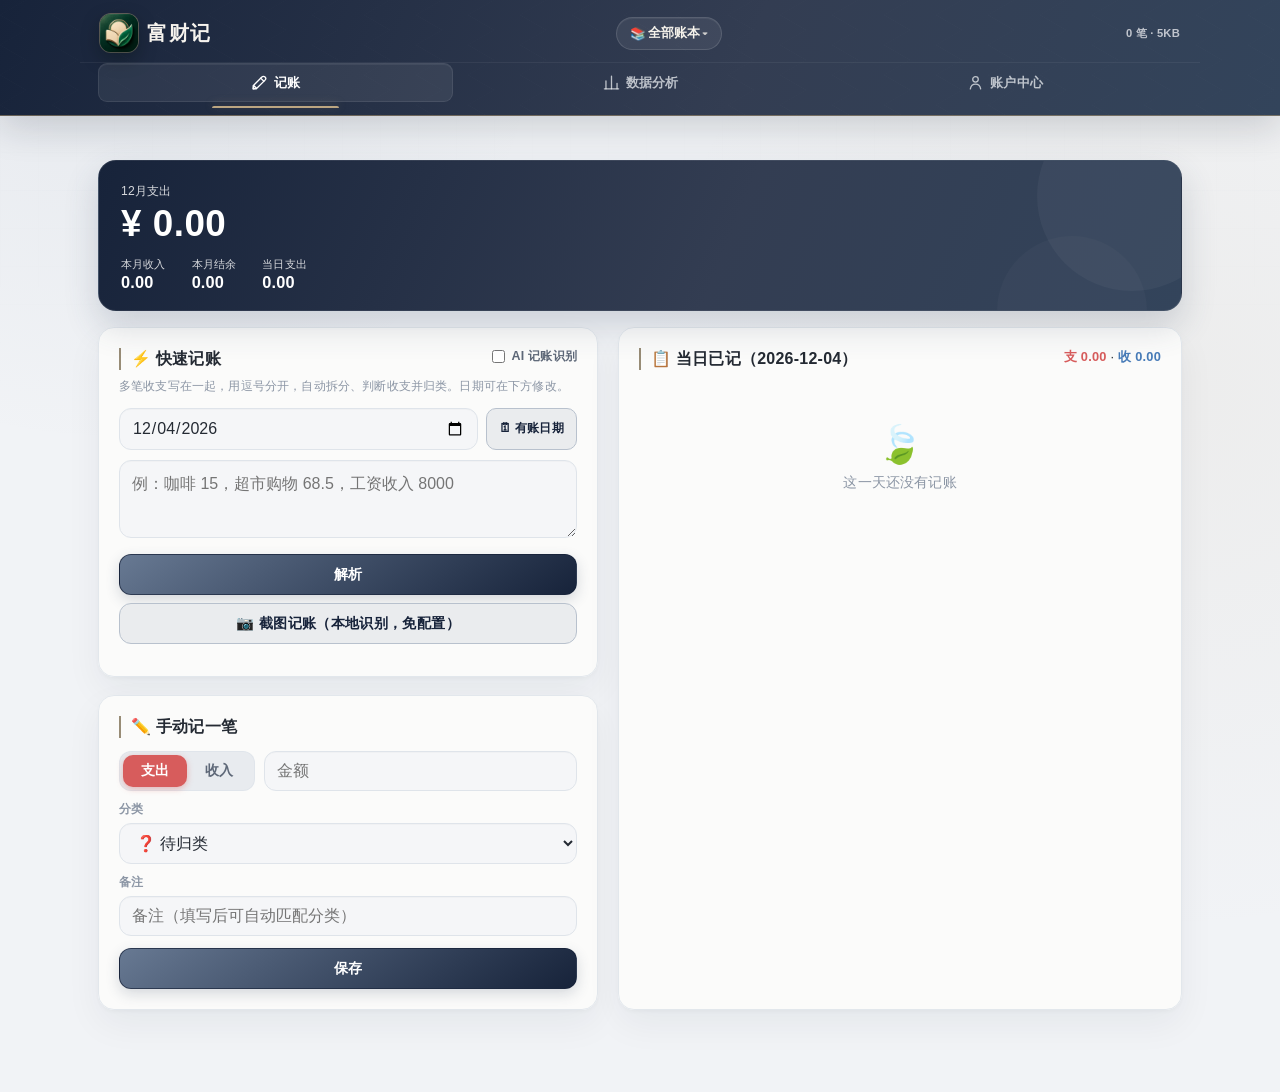
<file: index.html>
<!DOCTYPE html>
<html lang="zh-CN">
<head>
<meta charset="UTF-8">
<meta name="viewport" content="width=device-width, initial-scale=1.0, viewport-fit=cover">
<meta name="theme-color" content="#17233a">
<meta name="apple-mobile-web-app-capable" content="yes">
<meta name="apple-mobile-web-app-status-bar-style" content="black-translucent">
<meta name="apple-mobile-web-app-title" content="富财记">
<link rel="manifest" href="manifest.webmanifest">
<link rel="apple-touch-icon" href="icons/icon-192.png">
<link rel="icon" href="icons/icon-192.png">
<title>富财记</title>
<link rel="stylesheet" href="css/style.css?v=1.11.0">
</head>
<body>
<header class="topbar">
  <div class="topbar-inner">
    <span class="logo"><span class="logo-mark"><img src="icons/icon-192.png" alt=""></span><span>富财记</span></span>
    <button id="ledgerChip" class="ledger-chip" title="切换 / 管理账本">📒 <span id="ledgerName">全部账本</span> <span class="lc-caret">▾</span></button>
    <span id="storageHint" class="storage-hint"></span>
  </div>
  <nav class="tabbar">
    <button class="tab active" data-tab="record"><span class="tab-icon"><svg viewBox="0 0 24 24" aria-hidden="true"><path d="M4 20h4l11-11a2.8 2.8 0 0 0-4-4L4 16v4Z"/><path d="m13.5 6.5 4 4M4 20l4-1-3-3-1 4Z"/></svg></span><span>记账</span></button>
    <button class="tab" data-tab="analysis"><span class="tab-icon"><svg viewBox="0 0 24 24" aria-hidden="true"><path d="M5 20V10m7 10V4m7 16v-7"/><path d="M3 20h18"/></svg></span><span>数据分析</span></button>
    <button class="tab" data-tab="center"><span class="tab-icon"><svg viewBox="0 0 24 24" aria-hidden="true"><circle cx="12" cy="8" r="3.5"/><path d="M5.5 20c.7-4 2.9-6 6.5-6s5.8 2 6.5 6"/></svg></span><span>账户中心</span></button>
  </nav>
</header>

<div id="remindHost" class="view" style="padding-bottom:0"></div>
<main id="view" class="view"></main>

<div id="toast" class="toast"></div>

<script src="js/store.js?v=1.11.0"></script>
<script src="js/theme.js?v=1.11.0"></script>
<script src="js/license.js?v=1.11.0"></script>
<script src="js/modal.js?v=1.11.0"></script>
<script src="js/parser.js?v=1.11.0"></script>
<script src="js/ai.js?v=1.11.0"></script>
<script src="js/ocr.js?v=1.11.0"></script>
<script src="js/charts.js?v=1.11.0"></script>
<script src="js/xlsx.js?v=1.11.0"></script>
<script src="js/backup.js?v=1.11.0"></script>
<script src="js/app.js?v=1.11.0"></script>
<script>
if ('serviceWorker' in navigator && location.protocol !== 'file:') {
  navigator.serviceWorker.register('sw.js').catch(()=>{});
}
</script>
</body>
</html>
</file>
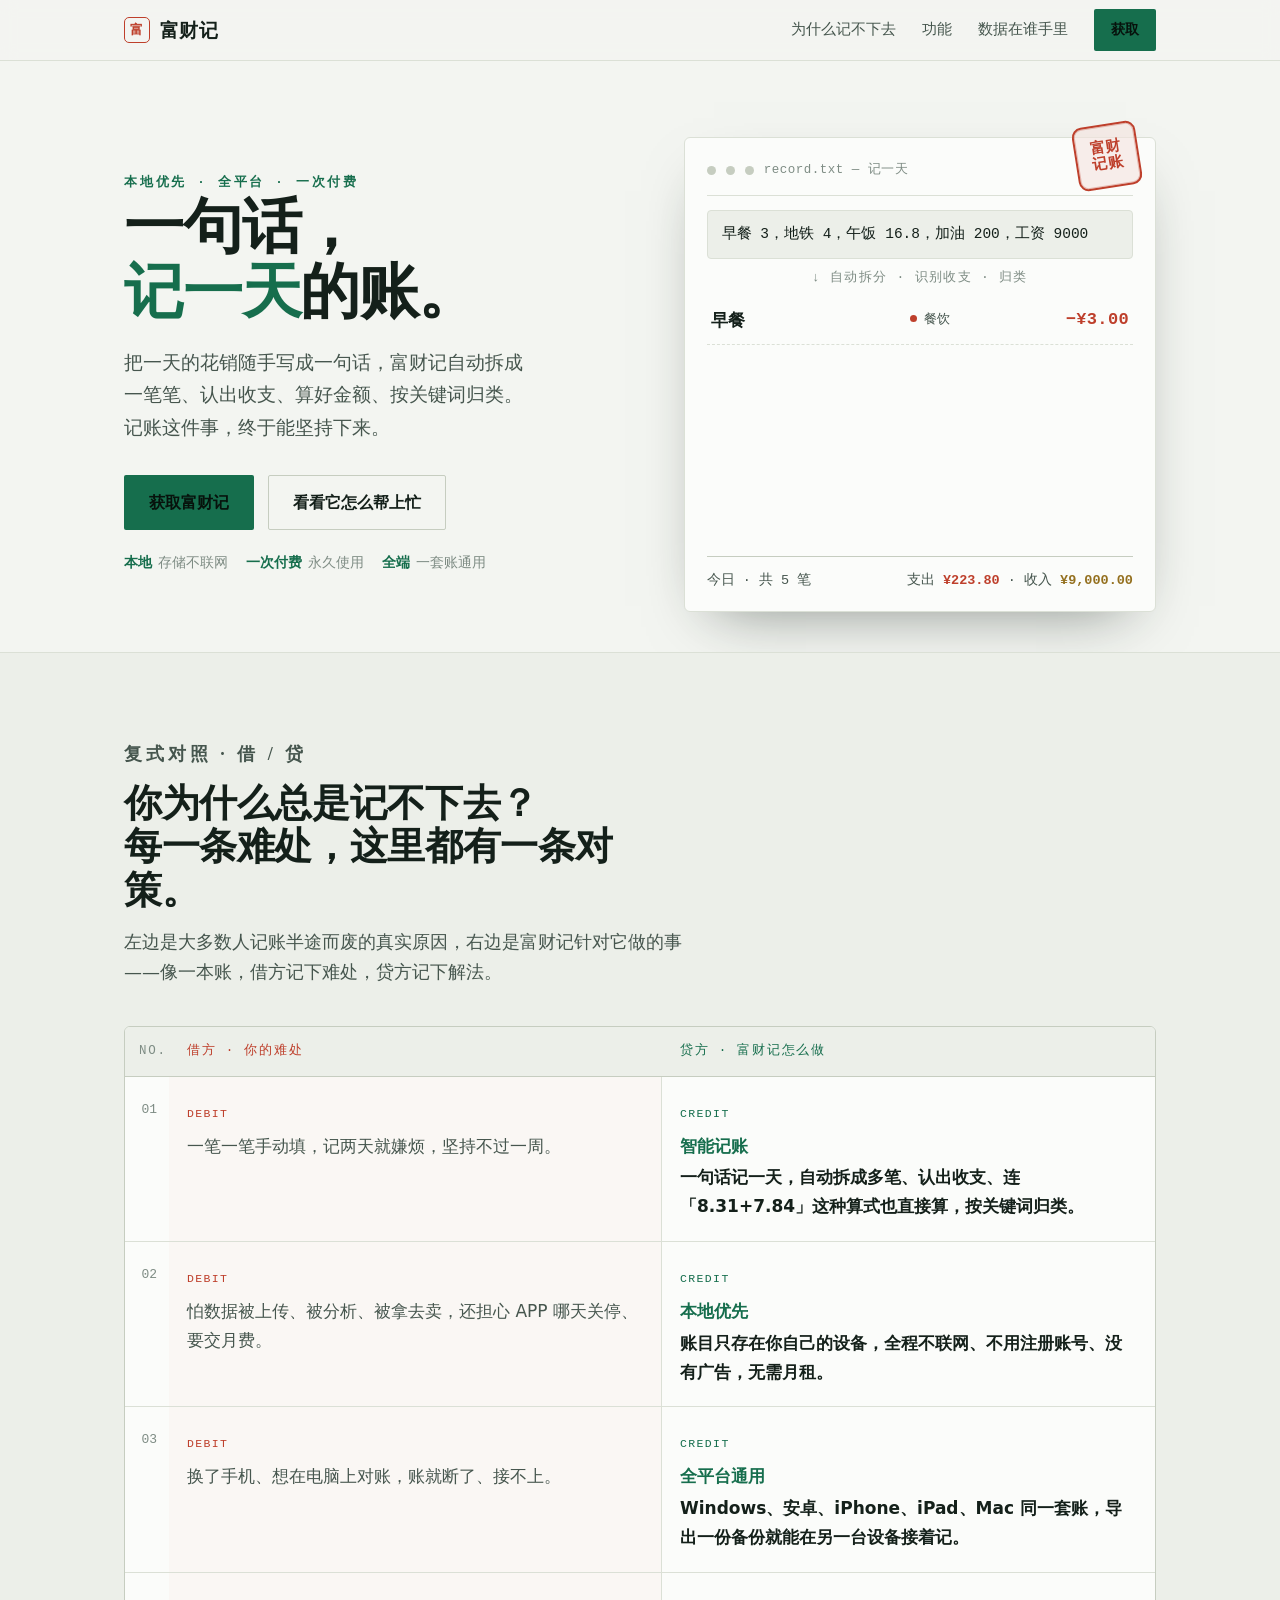
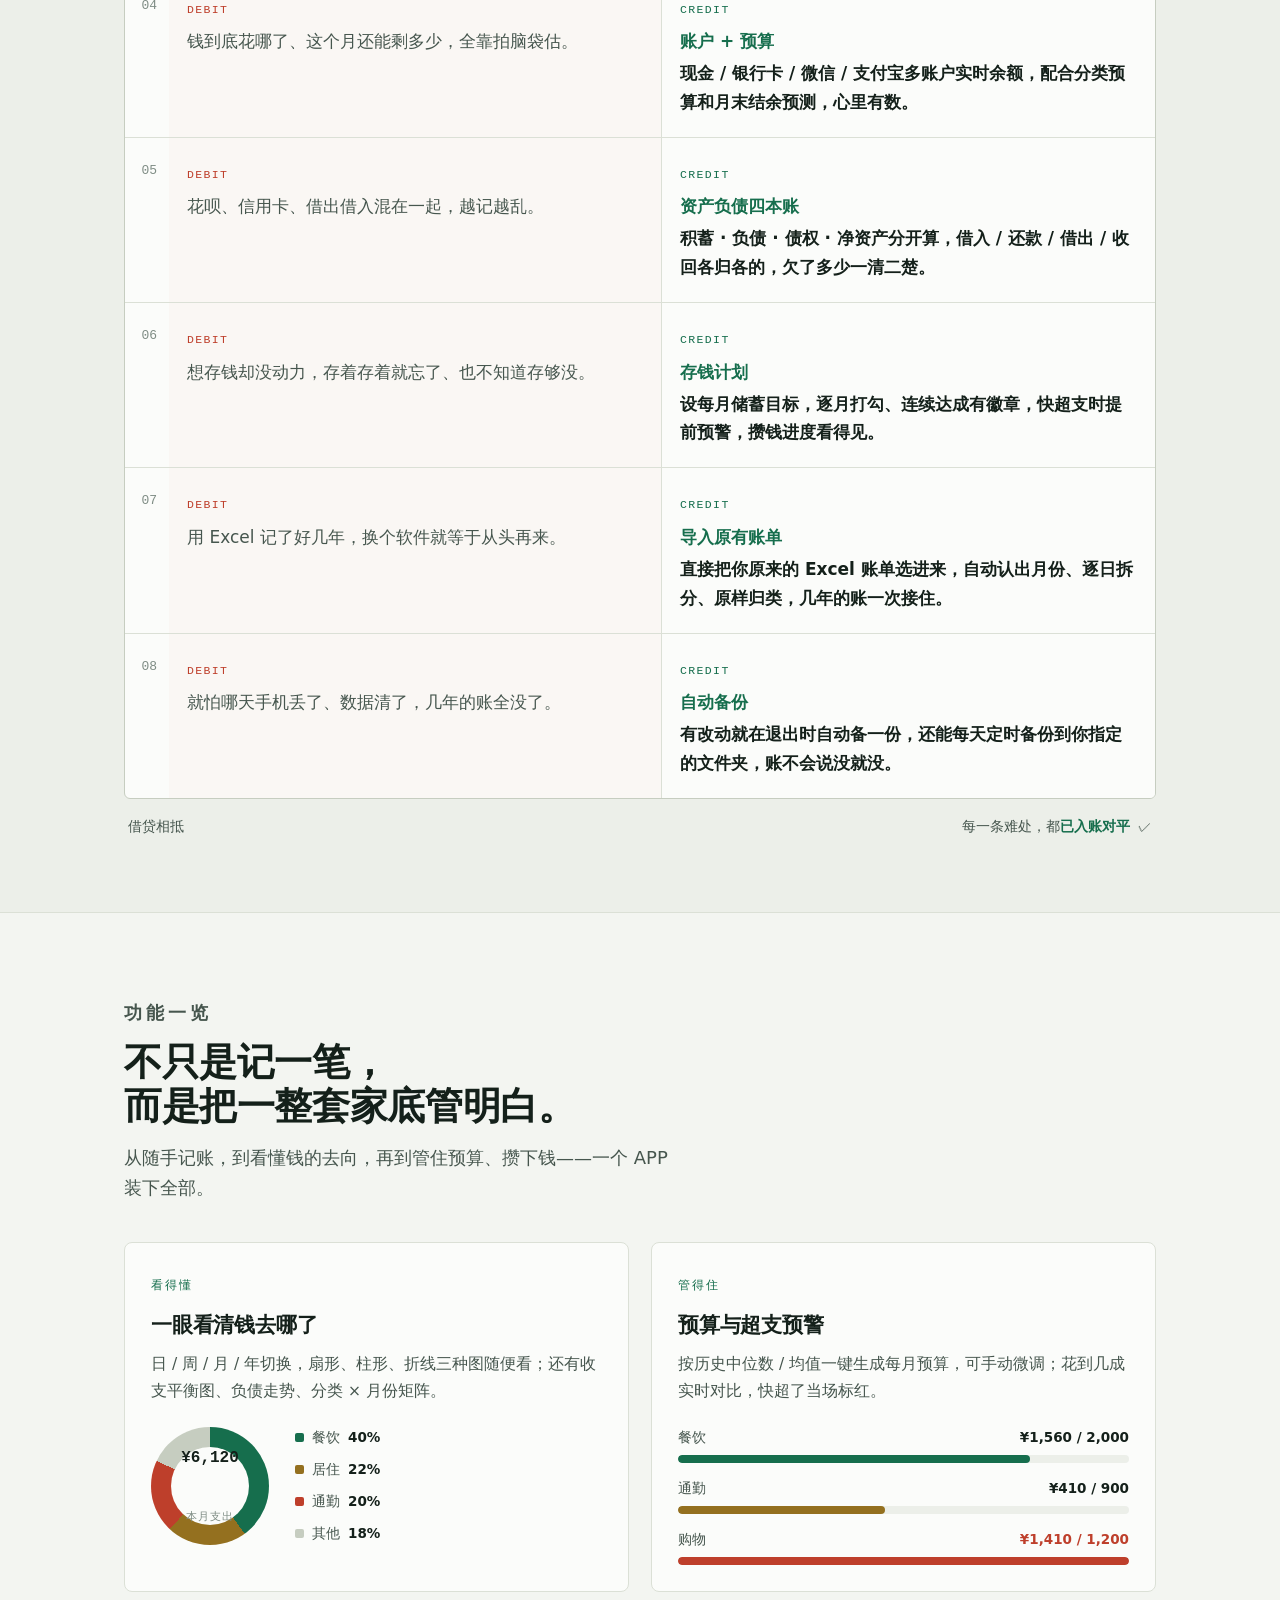
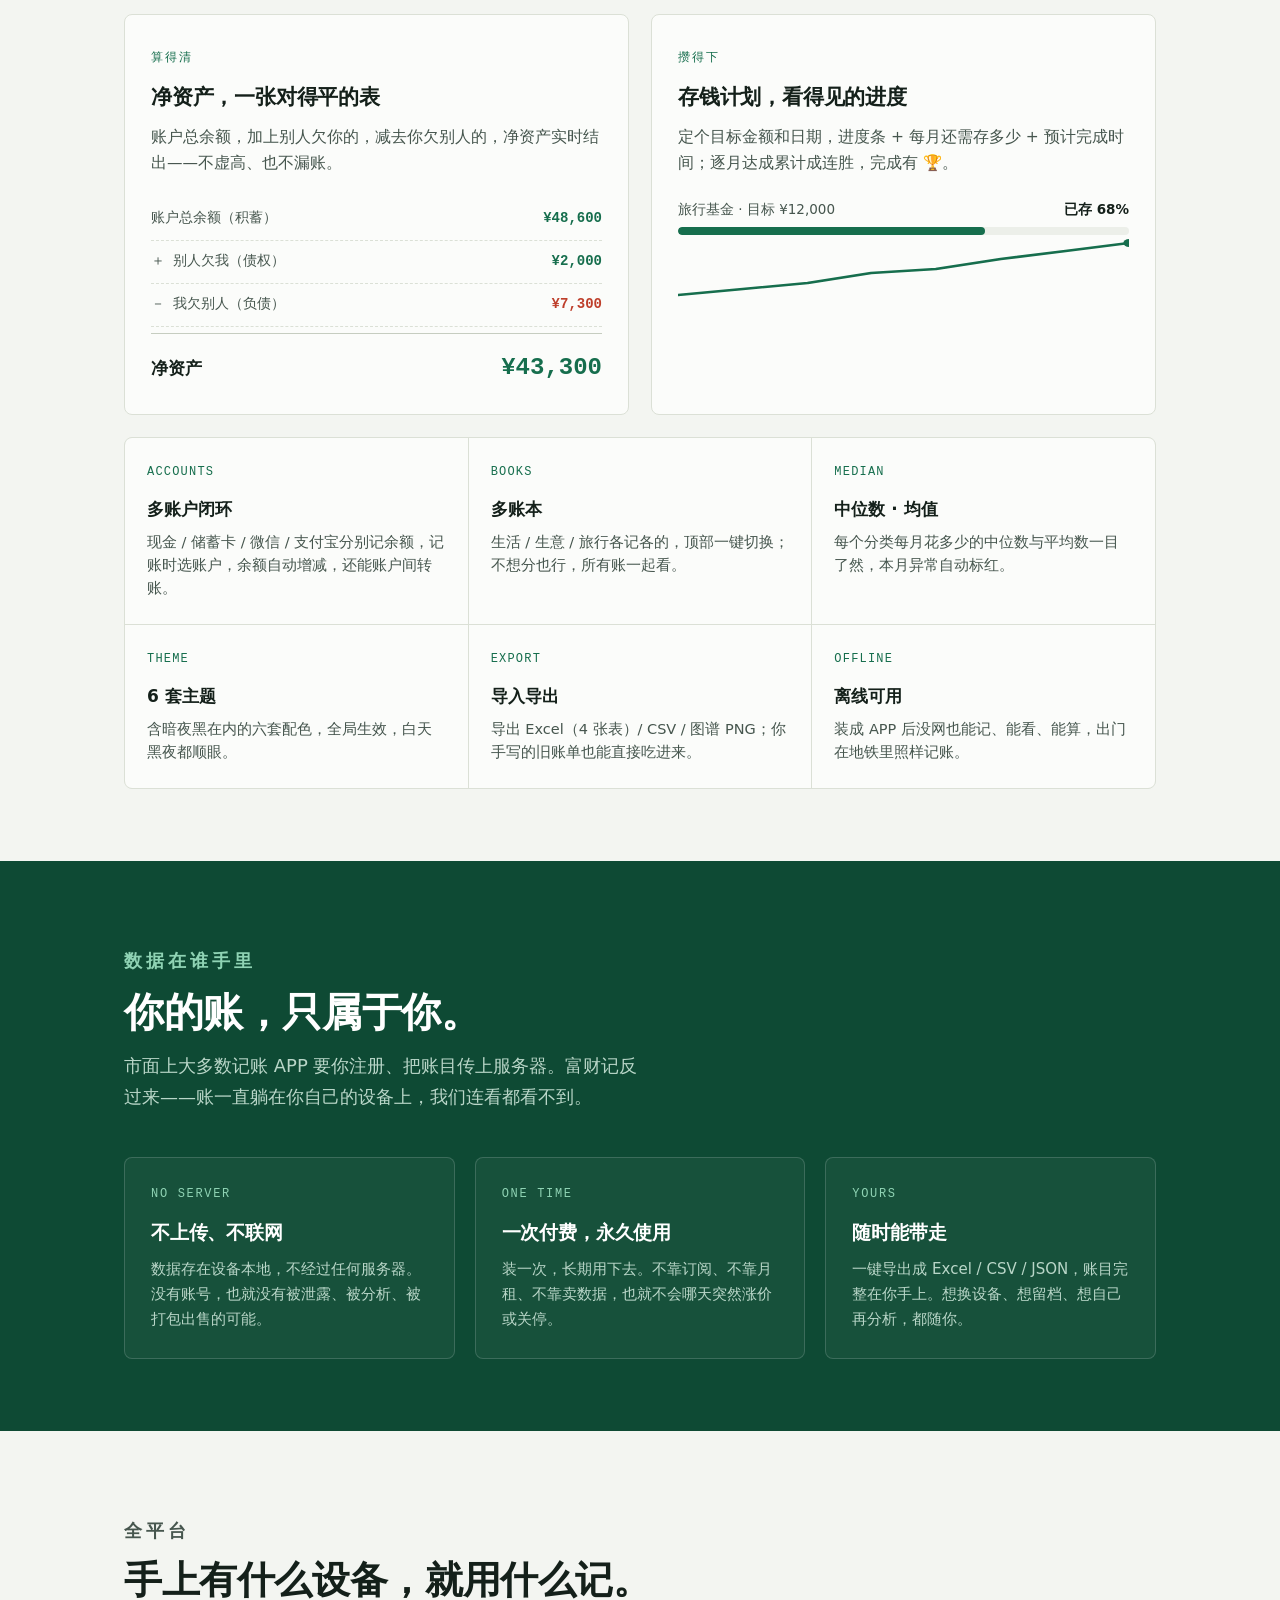
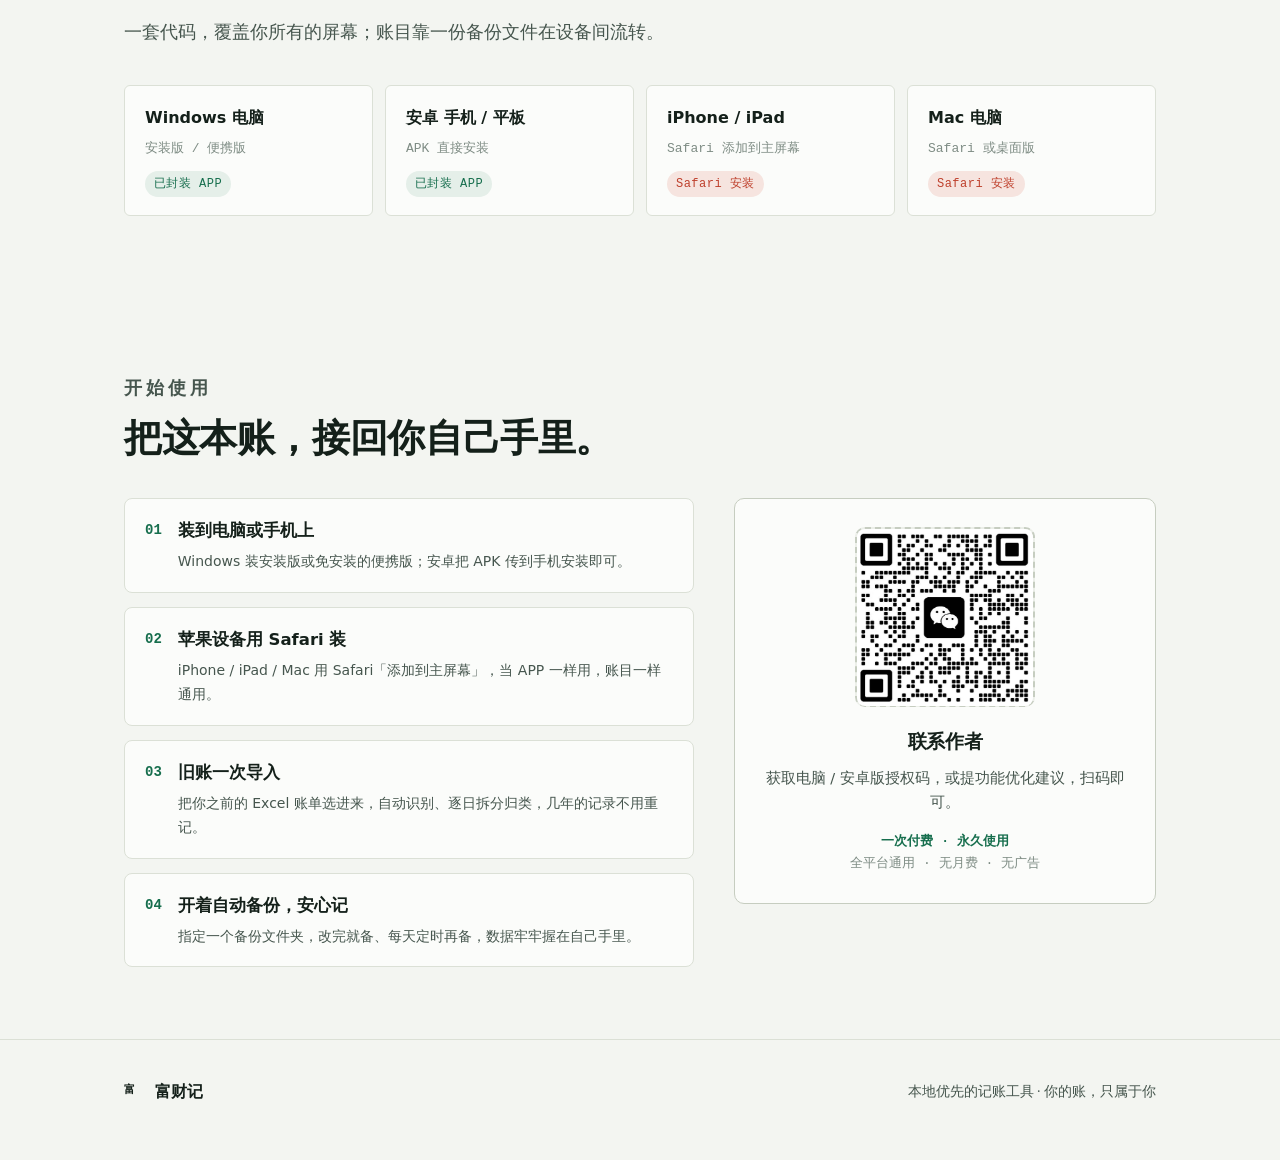
<file: landing.html>
<!doctype html>
<html lang="zh-CN">
<head>
<meta charset="utf-8">
<meta name="viewport" content="width=device-width, initial-scale=1">
<title>富财记 · 一句话，记一天</title>
<meta name="description" content="富财记——本地优先的记账工具。一句话记一天，数据只在你手里，Windows / 安卓 / iPhone / iPad / Mac 一套账通用，一次付费永久使用。">
<style>
:root{
  --paper:#F3F5F1; --paper-raised:#FBFCFA; --paper-sunk:#ECEFE9;
  --ink:#14201A; --ink-soft:#46564E; --ink-faint:#7E8C84;
  --rule:#DBE0D6; --rule-strong:#C6CDC0;
  --jade:#166E4D; --jade-deep:#0E4A34; --jade-soft:#E5EFE9;
  --seal:#BE3F2B; --seal-soft:#F6E4DF;
  --brass:#94701F;
  --shadow:20 32 26;
  --font-sans:-apple-system,BlinkMacSystemFont,"PingFang SC","HarmonyOS Sans SC","Microsoft YaHei","Noto Sans SC","Segoe UI",system-ui,sans-serif;
  --font-mono:ui-monospace,"Cascadia Code","SFMono-Regular",Menlo,Consolas,"Noto Sans Mono",monospace;
  --font-serif:"Songti SC","STSong","SimSun",Georgia,serif;
  --wrap:1080px;
}
@media (prefers-color-scheme:dark){
  :root{
    --paper:#0C1511; --paper-raised:#131F19; --paper-sunk:#0A120E;
    --ink:#E9EFE7; --ink-soft:#A6B2AA; --ink-faint:#6F7D74;
    --rule:#233129; --rule-strong:#314237;
    --jade:#46B589; --jade-deep:#2C8C63; --jade-soft:#16271E;
    --seal:#E4795F; --seal-soft:#2A1712;
    --brass:#C6A24E;
    --shadow:0 0 0;
  }
}
:root[data-theme="light"]{
  --paper:#F3F5F1; --paper-raised:#FBFCFA; --paper-sunk:#ECEFE9;
  --ink:#14201A; --ink-soft:#46564E; --ink-faint:#7E8C84;
  --rule:#DBE0D6; --rule-strong:#C6CDC0;
  --jade:#166E4D; --jade-deep:#0E4A34; --jade-soft:#E5EFE9;
  --seal:#BE3F2B; --seal-soft:#F6E4DF; --brass:#94701F; --shadow:20 32 26;
}
:root[data-theme="dark"]{
  --paper:#0C1511; --paper-raised:#131F19; --paper-sunk:#0A120E;
  --ink:#E9EFE7; --ink-soft:#A6B2AA; --ink-faint:#6F7D74;
  --rule:#233129; --rule-strong:#314237;
  --jade:#46B589; --jade-deep:#2C8C63; --jade-soft:#16271E;
  --seal:#E4795F; --seal-soft:#2A1712; --brass:#C6A24E; --shadow:0 0 0;
}

*{box-sizing:border-box}
html{scroll-behavior:smooth}
body{
  margin:0; background:var(--paper); color:var(--ink);
  font-family:var(--font-sans); font-size:17px; line-height:1.7;
  -webkit-font-smoothing:antialiased; text-rendering:optimizeLegibility;
}
.num{font-variant-numeric:tabular-nums; font-feature-settings:"tnum" 1}
h1,h2,h3{text-wrap:balance; margin:0; font-weight:800; letter-spacing:-.01em}
p{margin:0}
a{color:inherit}
.wrap{max-width:var(--wrap); margin:0 auto; padding:0 24px}

/* eyebrow / labels */
.eyebrow{
  font-family:var(--font-mono); font-size:12.5px; letter-spacing:.22em;
  text-transform:uppercase; color:var(--jade); font-weight:600;
}
.ledger-tag{font-family:var(--font-serif)}

/* buttons */
.btn{
  display:inline-flex; align-items:center; gap:.5em; cursor:pointer;
  font-family:var(--font-sans); font-size:16px; font-weight:600;
  padding:13px 24px; border-radius:2px; border:1px solid transparent;
  text-decoration:none; transition:transform .15s ease, background .15s ease, border-color .15s ease;
}
.btn-primary{background:var(--jade); color:#fff}
.btn-primary:hover{background:var(--jade-deep); transform:translateY(-1px)}
:root[data-theme="dark"] .btn-primary,
:root:not([data-theme]) .btn-primary{color:#07120C}
@media (prefers-color-scheme:dark){:root:not([data-theme]) .btn-primary{color:#07120C}}
.btn-ghost{background:transparent; color:var(--ink); border-color:var(--rule-strong)}
.btn-ghost:hover{border-color:var(--jade); color:var(--jade)}
.btn:focus-visible{outline:2px solid var(--jade); outline-offset:3px}

/* ---------- top bar ---------- */
.topbar{
  position:sticky; top:0; z-index:50; backdrop-filter:saturate(1.4) blur(8px);
  background:color-mix(in srgb, var(--paper) 82%, transparent);
  border-bottom:1px solid var(--rule);
}
.topbar .wrap{display:flex; align-items:center; justify-content:space-between; height:60px}
.brand{display:flex; align-items:center; gap:10px; font-weight:800; font-size:19px; letter-spacing:.02em}
.brand .seal-mini{
  width:26px; height:26px; border:1.5px solid var(--seal); border-radius:5px;
  color:var(--seal); display:grid; place-items:center; font-size:13px; font-weight:800;
  font-family:var(--font-serif);
}
.topnav{display:flex; gap:26px; align-items:center; font-size:15px; color:var(--ink-soft)}
.topnav a{text-decoration:none; transition:color .15s}
.topnav a:hover{color:var(--jade)}
.topnav .btn{padding:8px 16px; font-size:14px}
@media(max-width:720px){.topnav a:not(.btn){display:none}}

/* ---------- hero ---------- */
.hero{padding:76px 0 40px; position:relative; overflow:hidden}
.hero-grid{display:grid; grid-template-columns:1.04fr .96fr; gap:48px; align-items:center}
@media(max-width:900px){.hero-grid{grid-template-columns:1fr; gap:36px}}
.hero h1{font-size:clamp(38px,6vw,60px); line-height:1.08; letter-spacing:-.02em}
.hero h1 .accent{color:var(--jade)}
.hero .lede{margin-top:22px; font-size:19px; color:var(--ink-soft); max-width:34ch}
.hero .cta-row{margin-top:32px; display:flex; gap:14px; flex-wrap:wrap}
.hero .assure{margin-top:22px; display:flex; gap:18px; flex-wrap:wrap; font-size:14px; color:var(--ink-faint); font-family:var(--font-mono)}
.hero .assure span{display:inline-flex; align-items:center; gap:6px}
.hero .assure b{color:var(--jade); font-weight:700}

/* demo ledger panel */
.demo{
  position:relative; background:var(--paper-raised); border:1px solid var(--rule);
  border-radius:6px; box-shadow:0 24px 60px -30px rgb(var(--shadow) / .55);
  padding:22px 22px 18px;
}
.demo-head{display:flex; align-items:center; gap:10px; padding-bottom:14px; border-bottom:1px solid var(--rule)}
.demo-head .dot{width:9px; height:9px; border-radius:50%; background:var(--rule-strong)}
.demo-head .t{font-family:var(--font-mono); font-size:12.5px; color:var(--ink-faint); letter-spacing:.04em}
.demo-input{
  margin:14px 0 6px; font-family:var(--font-mono); font-size:14.5px; line-height:1.6;
  color:var(--ink); background:var(--paper-sunk); border:1px solid var(--rule);
  border-radius:4px; padding:12px 14px;
}
.demo-input .cursor{display:inline-block; width:2px; height:1.05em; background:var(--jade); vertical-align:-2px; margin-left:1px; animation:blink 1s steps(1) infinite}
@keyframes blink{50%{opacity:0}}
.demo-arrow{text-align:center; color:var(--ink-faint); font-size:13px; font-family:var(--font-mono); margin:8px 0 6px; letter-spacing:.1em}
.rows{display:flex; flex-direction:column}
.row{
  display:grid; grid-template-columns:1.3fr 1fr auto; align-items:center; gap:10px;
  padding:10px 4px; border-bottom:1px dashed var(--rule);
}
.row:last-child{border-bottom:0}
.row .item{font-weight:600}
.row .cat{font-size:13px; color:var(--ink-soft); font-family:var(--font-mono)}
.row .cat::before{content:""; display:inline-block; width:7px; height:7px; border-radius:50%; margin-right:7px; vertical-align:1px; background:var(--jade)}
.row.exp .cat::before{background:var(--seal)}
.row .amt{font-family:var(--font-mono); font-weight:700; text-align:right; letter-spacing:.02em}
.row.exp .amt{color:var(--seal)}
.row.inc .amt{color:var(--brass)}
.demo-sum{
  display:flex; justify-content:space-between; align-items:center; margin-top:12px; padding-top:13px;
  border-top:1.5px solid var(--rule-strong); font-family:var(--font-mono); font-size:13.5px; color:var(--ink-soft);
}
.demo-sum b{color:var(--ink); font-weight:700}
.demo-sum .exp{color:var(--seal)}
.demo-sum .inc{color:var(--brass)}

/* chop seal */
.chop{
  position:absolute; right:16px; top:-14px; width:64px; height:64px; transform:rotate(-9deg);
  border:2.5px solid var(--seal); border-radius:10px; color:var(--seal);
  display:grid; place-items:center; text-align:center; line-height:1.05;
  font-family:var(--font-serif); font-weight:800; font-size:15px;
  background:color-mix(in srgb, var(--seal-soft) 60%, transparent); letter-spacing:.04em;
  box-shadow:inset 0 0 0 1px color-mix(in srgb,var(--seal) 30%,transparent);
}

/* JS reveal */
.js .reveal{opacity:0; transform:translateY(18px); transition:opacity .7s cubic-bezier(.2,.7,.2,1), transform .7s cubic-bezier(.2,.7,.2,1)}
.js .reveal.in{opacity:1; transform:none}
@media(prefers-reduced-motion:reduce){.js .reveal{opacity:1 !important; transform:none !important; transition:none}}

/* ---------- section frame ---------- */
section{padding:72px 0}
.sec-head{max-width:52ch; margin-bottom:38px}
.sec-head h2{font-size:clamp(27px,4vw,38px); line-height:1.15; margin-top:12px}
.sec-head p{margin-top:14px; color:var(--ink-soft); font-size:18px}

/* ---------- double-entry ledger ---------- */
#ledger{background:var(--paper-sunk); border-top:1px solid var(--rule); border-bottom:1px solid var(--rule)}
.book-cols{
  display:grid; grid-template-columns:44px 1fr 1fr; gap:0;
  border:1px solid var(--rule-strong); border-radius:6px; overflow:hidden; background:var(--paper-raised);
}
.book-header{display:contents}
.book-header .cell{
  background:var(--paper-sunk); font-family:var(--font-mono); font-size:12.5px; letter-spacing:.14em;
  text-transform:uppercase; color:var(--ink-faint); padding:14px 18px; border-bottom:1.5px solid var(--rule-strong);
}
.book-header .h-debit{color:var(--seal)}
.book-header .h-credit{color:var(--jade)}
.book-header .h-no{padding-left:14px; padding-right:8px}
.entry{display:contents}
.entry .cell{padding:20px 18px; border-bottom:1px solid var(--rule); vertical-align:top}
.entry:last-child .cell{border-bottom:0}
.entry .no{
  font-family:var(--font-mono); font-size:13px; color:var(--ink-faint); text-align:right;
  padding-left:8px; padding-right:12px; padding-top:22px;
}
.entry .debit{border-right:1px solid var(--rule); background:color-mix(in srgb,var(--seal-soft) 22%,var(--paper-raised))}
.entry .credit{background:var(--paper-raised)}
.entry .tag{font-family:var(--font-mono); font-size:11.5px; letter-spacing:.12em; text-transform:uppercase; display:inline-block; margin-bottom:8px}
.entry .debit .tag{color:var(--seal)}
.entry .credit .tag{color:var(--jade)}
.entry .debit p{color:var(--ink-soft)}
.entry .credit p{color:var(--ink); font-weight:600}
.entry .credit .feat{font-weight:800; color:var(--jade); display:block; margin-bottom:3px; font-size:17px}
.entry:hover .credit{background:var(--jade-soft)}
.book-foot{
  display:flex; justify-content:space-between; align-items:baseline; margin-top:18px;
  font-family:var(--font-mono); font-size:13.5px; color:var(--ink-soft); padding:0 4px;
}
.book-foot b{color:var(--jade); font-weight:700}
@media(max-width:760px){
  .book-cols{grid-template-columns:1fr}
  .book-header{display:none}
  .entry{display:block; border-bottom:1px solid var(--rule-strong)}
  .entry:last-child{border-bottom:0}
  .entry .cell{border-bottom:0}
  .entry .no{display:none}
  .entry .debit{border-right:0; border-bottom:1px solid var(--rule)}
}

/* ---------- feature showcase ---------- */
.showcase{display:grid; grid-template-columns:1fr 1fr; gap:22px}
@media(max-width:820px){.showcase{grid-template-columns:1fr}}
.panel{
  background:var(--paper-raised); border:1px solid var(--rule); border-radius:8px; padding:26px;
  transition:border-color .2s, transform .2s;
}
.panel:hover{border-color:var(--rule-strong); transform:translateY(-2px)}
.panel .k{font-family:var(--font-mono); font-size:12px; letter-spacing:.16em; text-transform:uppercase; color:var(--jade)}
.panel h3{font-size:21px; margin:10px 0 8px}
.panel .desc{color:var(--ink-soft); font-size:15.5px}
.panel .viz{margin-top:22px}

/* donut + bars viz */
.viz-charts{display:flex; gap:26px; align-items:center}
.donut{width:118px; height:118px; border-radius:50%; position:relative; flex:none;
  background:conic-gradient(var(--jade) 0 40%, var(--brass) 40% 62%, var(--seal) 62% 82%, var(--rule-strong) 82% 100%);}
.donut::after{content:""; position:absolute; inset:20px; border-radius:50%; background:var(--paper-raised)}
.donut .mid{position:absolute; inset:0; display:grid; place-items:center; text-align:center; z-index:1}
.donut .mid b{font-family:var(--font-mono); font-size:16px; font-weight:700}
.donut .mid small{display:block; font-size:10.5px; color:var(--ink-faint); letter-spacing:.08em}
.legend{display:flex; flex-direction:column; gap:9px; font-size:13.5px}
.legend div{display:flex; align-items:center; gap:8px; color:var(--ink-soft)}
.legend i{width:9px; height:9px; border-radius:2px; flex:none}
.legend .num{margin-left:auto; color:var(--ink); font-weight:600}

/* budget bars */
.bars{display:flex; flex-direction:column; gap:14px}
.bar-row .bl{display:flex; justify-content:space-between; font-size:13.5px; margin-bottom:6px; color:var(--ink-soft)}
.bar-row .bl .num{color:var(--ink); font-weight:600}
.track{height:8px; background:var(--paper-sunk); border-radius:99px; overflow:hidden}
.fill{height:100%; border-radius:99px; background:var(--jade)}
.fill.warn{background:var(--brass)}
.fill.over{background:var(--seal)}
.bar-row.over .num{color:var(--seal)}

/* net worth statement */
.stmt{font-family:var(--font-mono)}
.stmt .line{display:flex; justify-content:space-between; padding:9px 0; border-bottom:1px dashed var(--rule); font-size:14px}
.stmt .line span:first-child{color:var(--ink-soft)}
.stmt .line .v{font-weight:600}
.stmt .line .v.pos{color:var(--jade)}
.stmt .line .v.neg{color:var(--seal)}
.stmt .net{display:flex; justify-content:space-between; padding-top:14px; margin-top:6px; border-top:1.5px solid var(--rule-strong); align-items:baseline}
.stmt .net span{font-family:var(--font-sans); font-weight:700}
.stmt .net b{font-size:24px; color:var(--jade); font-weight:800}

/* mini spark */
.spark{width:100%; height:74px; display:block}

/* ---------- small feature grid ---------- */
.grid6{display:grid; grid-template-columns:repeat(3,1fr); gap:1px; background:var(--rule); border:1px solid var(--rule); border-radius:8px; overflow:hidden}
@media(max-width:760px){.grid6{grid-template-columns:1fr 1fr}}
@media(max-width:460px){.grid6{grid-template-columns:1fr}}
.tile{background:var(--paper-raised); padding:24px 22px; transition:background .18s}
.tile:hover{background:var(--jade-soft)}
.tile .mk{font-family:var(--font-mono); font-size:12px; color:var(--jade); letter-spacing:.1em}
.tile h4{margin:12px 0 7px; font-size:17px; font-weight:800}
.tile p{color:var(--ink-soft); font-size:14.5px; line-height:1.6}

/* ---------- platforms ---------- */
.platforms{display:flex; flex-wrap:wrap; gap:12px}
.plat{
  flex:1 1 150px; border:1px solid var(--rule); border-radius:6px; padding:18px 20px;
  background:var(--paper-raised); min-width:150px;
}
.plat .p-name{font-weight:800; font-size:16px; display:flex; align-items:center; gap:8px}
.plat .p-sub{margin-top:6px; font-size:13px; color:var(--ink-faint); font-family:var(--font-mono)}
.plat .p-badge{display:inline-block; margin-top:11px; font-size:12px; font-family:var(--font-mono); padding:3px 9px; border-radius:99px; letter-spacing:.04em}
.badge-pkg{background:var(--jade-soft); color:var(--jade)}
.badge-free{background:var(--seal-soft); color:var(--seal)}

/* ---------- trust band ---------- */
#trust{background:var(--jade-deep); color:#EAF3EE; border:0}
:root[data-theme="dark"] #trust{background:#0A1712}
@media(prefers-color-scheme:dark){:root:not([data-theme]) #trust{background:#0A1712}}
#trust .eyebrow{color:#8FD3B4}
#trust h2{color:#fff; font-size:clamp(27px,4vw,40px)}
#trust .tlede{color:#B9D6C8; margin-top:16px; font-size:18px; max-width:46ch}
.trust-grid{display:grid; grid-template-columns:repeat(3,1fr); gap:20px; margin-top:44px}
@media(max-width:760px){.trust-grid{grid-template-columns:1fr}}
.tcard{border:1px solid rgba(255,255,255,.16); border-radius:8px; padding:26px; background:rgba(255,255,255,.04)}
.tcard .tn{font-family:var(--font-mono); font-size:12px; letter-spacing:.14em; color:#8FD3B4}
.tcard h3{color:#fff; font-size:19px; margin:12px 0 9px}
.tcard p{color:#B9D6C8; font-size:15px; line-height:1.65}

/* ---------- CTA ---------- */
#get .get-grid{display:grid; grid-template-columns:1.15fr .85fr; gap:40px; align-items:start}
@media(max-width:840px){#get .get-grid{grid-template-columns:1fr; gap:32px}}
.get-list{display:flex; flex-direction:column; gap:14px}
.get-item{display:flex; gap:16px; padding:18px 20px; border:1px solid var(--rule); border-radius:8px; background:var(--paper-raised)}
.get-item .gi-mark{font-family:var(--font-mono); color:var(--jade); font-weight:700; font-size:14px; padding-top:2px; white-space:nowrap}
.get-item h4{font-size:16.5px; margin:0 0 5px}
.get-item p{font-size:14px; color:var(--ink-soft)}
.contact-card{border:1px solid var(--rule-strong); border-radius:10px; padding:28px; background:var(--paper-raised); text-align:center}
.qr-slot{
  width:180px; height:180px; margin:0 auto 18px; border:2px dashed var(--rule-strong); border-radius:10px;
  display:grid; place-items:center; color:var(--ink-faint); font-size:13px; font-family:var(--font-mono);
  line-height:1.5; background:var(--paper-sunk);
}
.qr-slot img{width:100%; height:100%; object-fit:contain; border-radius:8px}
.contact-card h3{font-size:19px; margin-bottom:8px}
.contact-card p{color:var(--ink-soft); font-size:14.5px}
.auth-note{margin-top:16px; font-size:13px; color:var(--ink-faint); font-family:var(--font-mono); line-height:1.7}
.auth-note b{color:var(--jade)}

/* ---------- footer ---------- */
footer{border-top:1px solid var(--rule); padding:38px 0 54px; color:var(--ink-faint); font-size:14px}
footer .wrap{display:flex; justify-content:space-between; align-items:center; gap:16px; flex-wrap:wrap}
footer .fbrand{display:flex; align-items:center; gap:9px; color:var(--ink); font-weight:800; font-size:16px}
footer .fbrand .seal-mini{width:22px; height:22px; font-size:11px}
footer .tagline{font-family:var(--font-serif); color:var(--ink-soft)}
</style>
</head>
<body>

<header class="topbar">
  <div class="wrap">
    <div class="brand"><span class="seal-mini">富</span>富财记</div>
    <nav class="topnav">
      <a href="#ledger">为什么记不下去</a>
      <a href="#features">功能</a>
      <a href="#trust">数据在谁手里</a>
      <a href="#get" class="btn btn-primary">获取</a>
    </nav>
  </div>
</header>

<!-- ================= HERO ================= -->
<section class="hero">
  <div class="wrap hero-grid">
    <div class="hero-copy">
      <p class="eyebrow">本地优先 · 全平台 · 一次付费</p>
      <h1>一句话，<br><span class="accent">记一天</span>的账。</h1>
      <p class="lede">把一天的花销随手写成一句话，富财记自动拆成一笔笔、认出收支、算好金额、按关键词归类。记账这件事，终于能坚持下来。</p>
      <div class="cta-row">
        <a href="#get" class="btn btn-primary">获取富财记</a>
        <a href="#ledger" class="btn btn-ghost">看看它怎么帮上忙</a>
      </div>
      <div class="assure">
        <span><b>本地</b> 存储不联网</span>
        <span><b>一次付费</b> 永久使用</span>
        <span><b>全端</b> 一套账通用</span>
      </div>
    </div>

    <div class="demo reveal" id="demo">
      <div class="chop">富财<br>记账</div>
      <div class="demo-head">
        <span class="dot"></span><span class="dot"></span><span class="dot"></span>
        <span class="t">record.txt — 记一天</span>
      </div>
      <div class="demo-input" id="demoInput"></div>
      <div class="demo-arrow">↓ 自动拆分 · 识别收支 · 归类</div>
      <div class="rows" id="demoRows"></div>
      <div class="demo-sum">
        <span>今日 · 共 5 笔</span>
        <span>支出 <b class="exp num">¥223.80</b> · 收入 <b class="inc num">¥9,000.00</b></span>
      </div>
    </div>
  </div>
</section>

<!-- ================= DOUBLE-ENTRY LEDGER ================= -->
<section id="ledger">
  <div class="wrap">
    <div class="sec-head reveal">
      <p class="eyebrow ledger-tag">复式对照 · 借 / 贷</p>
      <h2>你为什么总是记不下去？<br>每一条难处，这里都有一条对策。</h2>
      <p>左边是大多数人记账半途而废的真实原因，右边是富财记针对它做的事——像一本账，借方记下难处，贷方记下解法。</p>
    </div>

    <div class="book-cols reveal">
      <div class="book-header">
        <div class="cell h-no">No.</div>
        <div class="cell h-debit">借方 · 你的难处</div>
        <div class="cell h-credit">贷方 · 富财记怎么做</div>
      </div>

      <div class="entry">
        <div class="cell no">01</div>
        <div class="cell debit"><span class="tag">Debit</span><p>一笔一笔手动填，记两天就嫌烦，坚持不过一周。</p></div>
        <div class="cell credit"><span class="tag">Credit</span><span class="feat">智能记账</span><p>一句话记一天，自动拆成多笔、认出收支、连「8.31+7.84」这种算式也直接算，按关键词归类。</p></div>
      </div>
      <div class="entry">
        <div class="cell no">02</div>
        <div class="cell debit"><span class="tag">Debit</span><p>怕数据被上传、被分析、被拿去卖，还担心 APP 哪天关停、要交月费。</p></div>
        <div class="cell credit"><span class="tag">Credit</span><span class="feat">本地优先</span><p>账目只存在你自己的设备，全程不联网、不用注册账号、没有广告，无需月租。</p></div>
      </div>
      <div class="entry">
        <div class="cell no">03</div>
        <div class="cell debit"><span class="tag">Debit</span><p>换了手机、想在电脑上对账，账就断了、接不上。</p></div>
        <div class="cell credit"><span class="tag">Credit</span><span class="feat">全平台通用</span><p>Windows、安卓、iPhone、iPad、Mac 同一套账，导出一份备份就能在另一台设备接着记。</p></div>
      </div>
      <div class="entry">
        <div class="cell no">04</div>
        <div class="cell debit"><span class="tag">Debit</span><p>钱到底花哪了、这个月还能剩多少，全靠拍脑袋估。</p></div>
        <div class="cell credit"><span class="tag">Credit</span><span class="feat">账户 + 预算</span><p>现金 / 银行卡 / 微信 / 支付宝多账户实时余额，配合分类预算和月末结余预测，心里有数。</p></div>
      </div>
      <div class="entry">
        <div class="cell no">05</div>
        <div class="cell debit"><span class="tag">Debit</span><p>花呗、信用卡、借出借入混在一起，越记越乱。</p></div>
        <div class="cell credit"><span class="tag">Credit</span><span class="feat">资产负债四本账</span><p>积蓄 · 负债 · 债权 · 净资产分开算，借入 / 还款 / 借出 / 收回各归各的，欠了多少一清二楚。</p></div>
      </div>
      <div class="entry">
        <div class="cell no">06</div>
        <div class="cell debit"><span class="tag">Debit</span><p>想存钱却没动力，存着存着就忘了、也不知道存够没。</p></div>
        <div class="cell credit"><span class="tag">Credit</span><span class="feat">存钱计划</span><p>设每月储蓄目标，逐月打勾、连续达成有徽章，快超支时提前预警，攒钱进度看得见。</p></div>
      </div>
      <div class="entry">
        <div class="cell no">07</div>
        <div class="cell debit"><span class="tag">Debit</span><p>用 Excel 记了好几年，换个软件就等于从头再来。</p></div>
        <div class="cell credit"><span class="tag">Credit</span><span class="feat">导入原有账单</span><p>直接把你原来的 Excel 账单选进来，自动认出月份、逐日拆分、原样归类，几年的账一次接住。</p></div>
      </div>
      <div class="entry">
        <div class="cell no">08</div>
        <div class="cell debit"><span class="tag">Debit</span><p>就怕哪天手机丢了、数据清了，几年的账全没了。</p></div>
        <div class="cell credit"><span class="tag">Credit</span><span class="feat">自动备份</span><p>有改动就在退出时自动备一份，还能每天定时备份到你指定的文件夹，账不会说没就没。</p></div>
      </div>
    </div>

    <div class="book-foot reveal">
      <span>借贷相抵</span>
      <span>每一条难处，都<b>已入账对平</b> ✓</span>
    </div>
  </div>
</section>

<!-- ================= FEATURE SHOWCASE ================= -->
<section id="features">
  <div class="wrap">
    <div class="sec-head reveal">
      <p class="eyebrow">功能一览</p>
      <h2>不只是记一笔，<br>而是把一整套家底管明白。</h2>
      <p>从随手记账，到看懂钱的去向，再到管住预算、攒下钱——一个 APP 装下全部。</p>
    </div>

    <div class="showcase">
      <div class="panel reveal">
        <span class="k">看得懂</span>
        <h3>一眼看清钱去哪了</h3>
        <p class="desc">日 / 周 / 月 / 年切换，扇形、柱形、折线三种图随便看；还有收支平衡图、负债走势、分类 × 月份矩阵。</p>
        <div class="viz viz-charts">
          <div class="donut" role="img" aria-label="本月支出分类占比">
            <div class="mid"><b class="num">¥6,120</b><small>本月支出</small></div>
          </div>
          <div class="legend">
            <div><i style="background:var(--jade)"></i>餐饮<span class="num">40%</span></div>
            <div><i style="background:var(--brass)"></i>居住<span class="num">22%</span></div>
            <div><i style="background:var(--seal)"></i>通勤<span class="num">20%</span></div>
            <div><i style="background:var(--rule-strong)"></i>其他<span class="num">18%</span></div>
          </div>
        </div>
      </div>

      <div class="panel reveal">
        <span class="k">管得住</span>
        <h3>预算与超支预警</h3>
        <p class="desc">按历史中位数 / 均值一键生成每月预算，可手动微调；花到几成实时对比，快超了当场标红。</p>
        <div class="viz bars">
          <div class="bar-row"><div class="bl"><span>餐饮</span><span class="num">¥1,560 / 2,000</span></div><div class="track"><div class="fill" style="width:78%"></div></div></div>
          <div class="bar-row"><div class="bl"><span>通勤</span><span class="num">¥410 / 900</span></div><div class="track"><div class="fill warn" style="width:46%"></div></div></div>
          <div class="bar-row over"><div class="bl"><span>购物</span><span class="num">¥1,410 / 1,200</span></div><div class="track"><div class="fill over" style="width:100%"></div></div></div>
        </div>
      </div>

      <div class="panel reveal">
        <span class="k">算得清</span>
        <h3>净资产，一张对得平的表</h3>
        <p class="desc">账户总余额，加上别人欠你的，减去你欠别人的，净资产实时结出——不虚高、也不漏账。</p>
        <div class="viz stmt">
          <div class="line"><span>账户总余额（积蓄）</span><span class="v pos num">¥48,600</span></div>
          <div class="line"><span>＋ 别人欠我（债权）</span><span class="v pos num">¥2,000</span></div>
          <div class="line"><span>－ 我欠别人（负债）</span><span class="v neg num">¥7,300</span></div>
          <div class="net"><span>净资产</span><b class="num">¥43,300</b></div>
        </div>
      </div>

      <div class="panel reveal">
        <span class="k">攒得下</span>
        <h3>存钱计划，看得见的进度</h3>
        <p class="desc">定个目标金额和日期，进度条 + 每月还需存多少 + 预计完成时间；逐月达成累计成连胜，完成有 🏆。</p>
        <div class="viz">
          <div class="bar-row"><div class="bl"><span>旅行基金 · 目标 ¥12,000</span><span class="num">已存 68%</span></div><div class="track"><div class="fill" style="width:68%"></div></div></div>
          <svg class="spark" viewBox="0 0 320 74" preserveAspectRatio="none" aria-hidden="true">
            <polyline points="0,60 46,54 92,48 137,38 183,34 229,24 275,16 320,8" fill="none" stroke="var(--jade)" stroke-width="2.5" stroke-linecap="round" stroke-linejoin="round"/>
            <circle cx="320" cy="8" r="4" fill="var(--jade)"/>
          </svg>
        </div>
      </div>
    </div>

    <!-- small feature grid -->
    <div class="grid6 reveal" style="margin-top:22px">
      <div class="tile"><div class="mk">ACCOUNTS</div><h4>多账户闭环</h4><p>现金 / 储蓄卡 / 微信 / 支付宝分别记余额，记账时选账户，余额自动增减，还能账户间转账。</p></div>
      <div class="tile"><div class="mk">BOOKS</div><h4>多账本</h4><p>生活 / 生意 / 旅行各记各的，顶部一键切换；不想分也行，所有账一起看。</p></div>
      <div class="tile"><div class="mk">MEDIAN</div><h4>中位数 · 均值</h4><p>每个分类每月花多少的中位数与平均数一目了然，本月异常自动标红。</p></div>
      <div class="tile"><div class="mk">THEME</div><h4>6 套主题</h4><p>含暗夜黑在内的六套配色，全局生效，白天黑夜都顺眼。</p></div>
      <div class="tile"><div class="mk">EXPORT</div><h4>导入导出</h4><p>导出 Excel（4 张表）/ CSV / 图谱 PNG；你手写的旧账单也能直接吃进来。</p></div>
      <div class="tile"><div class="mk">OFFLINE</div><h4>离线可用</h4><p>装成 APP 后没网也能记、能看、能算，出门在地铁里照样记账。</p></div>
    </div>
  </div>
</section>

<!-- ================= TRUST BAND ================= -->
<section id="trust">
  <div class="wrap">
    <div class="sec-head reveal" style="margin-bottom:0">
      <p class="eyebrow">数据在谁手里</p>
      <h2>你的账，只属于你。</h2>
      <p class="tlede">市面上大多数记账 APP 要你注册、把账目传上服务器。富财记反过来——账一直躺在你自己的设备上，我们连看都看不到。</p>
    </div>
    <div class="trust-grid">
      <div class="tcard reveal"><div class="tn">NO SERVER</div><h3>不上传、不联网</h3><p>数据存在设备本地，不经过任何服务器。没有账号，也就没有被泄露、被分析、被打包出售的可能。</p></div>
      <div class="tcard reveal"><div class="tn">ONE TIME</div><h3>一次付费，永久使用</h3><p>装一次，长期用下去。不靠订阅、不靠月租、不靠卖数据，也就不会哪天突然涨价或关停。</p></div>
      <div class="tcard reveal"><div class="tn">YOURS</div><h3>随时能带走</h3><p>一键导出成 Excel / CSV / JSON，账目完整在你手上。想换设备、想留档、想自己再分析，都随你。</p></div>
    </div>
  </div>
</section>

<!-- ================= PLATFORMS ================= -->
<section id="platforms">
  <div class="wrap">
    <div class="sec-head reveal">
      <p class="eyebrow">全平台</p>
      <h2>手上有什么设备，就用什么记。</h2>
      <p>一套代码，覆盖你所有的屏幕；账目靠一份备份文件在设备间流转。</p>
    </div>
    <div class="platforms reveal">
      <div class="plat"><div class="p-name">Windows 电脑</div><div class="p-sub">安装版 / 便携版</div><span class="p-badge badge-pkg">已封装 APP</span></div>
      <div class="plat"><div class="p-name">安卓 手机 / 平板</div><div class="p-sub">APK 直接安装</div><span class="p-badge badge-pkg">已封装 APP</span></div>
      <div class="plat"><div class="p-name">iPhone / iPad</div><div class="p-sub">Safari 添加到主屏幕</div><span class="p-badge badge-free">Safari 安装</span></div>
      <div class="plat"><div class="p-name">Mac 电脑</div><div class="p-sub">Safari 或桌面版</div><span class="p-badge badge-free">Safari 安装</span></div>
    </div>
  </div>
</section>

<!-- ================= GET / CTA ================= -->
<section id="get">
  <div class="wrap">
    <div class="sec-head reveal"><p class="eyebrow">开始使用</p><h2>把这本账，接回你自己手里。</h2></div>
    <div class="get-grid">
      <div class="get-list reveal">
        <div class="get-item"><span class="gi-mark">01</span><div><h4>装到电脑或手机上</h4><p>Windows 装安装版或免安装的便携版；安卓把 APK 传到手机安装即可。</p></div></div>
        <div class="get-item"><span class="gi-mark">02</span><div><h4>苹果设备用 Safari 装</h4><p>iPhone / iPad / Mac 用 Safari「添加到主屏幕」，当 APP 一样用，账目一样通用。</p></div></div>
        <div class="get-item"><span class="gi-mark">03</span><div><h4>旧账一次导入</h4><p>把你之前的 Excel 账单选进来，自动识别、逐日拆分归类，几年的记录不用重记。</p></div></div>
        <div class="get-item"><span class="gi-mark">04</span><div><h4>开着自动备份，安心记</h4><p>指定一个备份文件夹，改完就备、每天定时再备，数据牢牢握在自己手里。</p></div></div>
      </div>

      <div class="contact-card reveal">
        <div class="qr-slot" id="qrSlot">
          <span>把作者二维码<br>图片替换到这里<br>（icons/creator-qr.png）</span>
        </div>
        <h3>联系作者</h3>
        <p>获取电脑 / 安卓版授权码，或提功能优化建议，扫码即可。</p>
        <div class="auth-note">
          <b>一次付费 · 永久使用</b><br>
          全平台通用 · 无月费 · 无广告
        </div>
      </div>
    </div>
  </div>
</section>

<footer>
  <div class="wrap">
    <div class="fbrand"><span class="seal-mini">富</span>富财记</div>
    <div class="tagline">本地优先的记账工具 · 你的账，只属于你</div>
  </div>
</footer>

<script>
document.documentElement.classList.add('js');
const reduce = window.matchMedia('(prefers-reduced-motion:reduce)').matches;

/* scroll reveal */
const io = new IntersectionObserver((es)=>{
  es.forEach(e=>{ if(e.isIntersecting){ e.target.classList.add('in'); io.unobserve(e.target); } });
},{threshold:.12, rootMargin:'0px 0px -8% 0px'});
document.querySelectorAll('.reveal').forEach(el=>io.observe(el));

/* hero smart-entry demo */
const sentence = '早餐 3，地铁 4，午饭 16.8，加油 200，工资 9000';
const parsed = [
  {item:'早餐', cat:'餐饮', kind:'exp', amt:'−¥3.00'},
  {item:'地铁', cat:'通勤', kind:'exp', amt:'−¥4.00'},
  {item:'午饭', cat:'餐饮', kind:'exp', amt:'−¥16.80'},
  {item:'加油', cat:'交通', kind:'exp', amt:'−¥200.00'},
  {item:'工资', cat:'收入', kind:'inc', amt:'+¥9,000.00'},
];
const inputEl = document.getElementById('demoInput');
const rowsEl = document.getElementById('demoRows');

function renderRows(){
  rowsEl.innerHTML = '';
  parsed.forEach((r,i)=>{
    const d = document.createElement('div');
    d.className = 'row ' + r.kind;
    d.innerHTML = '<span class="item">'+r.item+'</span><span class="cat">'+r.cat+'</span><span class="amt num">'+r.amt+'</span>';
    if(!reduce){ d.style.opacity='0'; d.style.transform='translateY(8px)'; d.style.transition='opacity .4s, transform .4s'; }
    rowsEl.appendChild(d);
    if(!reduce){ setTimeout(()=>{ d.style.opacity='1'; d.style.transform='none'; }, 700 + i*160); }
  });
}

if(reduce){
  inputEl.textContent = sentence;
  renderRows();
}else{
  let i = 0;
  inputEl.innerHTML = '<span class="cursor"></span>';
  const cursor = inputEl.querySelector('.cursor');
  const typer = setInterval(()=>{
    i++;
    inputEl.textContent = sentence.slice(0,i);
    inputEl.appendChild(cursor);
    if(i>=sentence.length){ clearInterval(typer); setTimeout(()=>cursor.remove(), 600); renderRows(); }
  }, 42);
}

/* if creator QR exists next to this page, show it */
const qrImg = new Image();
qrImg.onload = ()=>{ const s=document.getElementById('qrSlot'); s.innerHTML=''; s.appendChild(qrImg); };
qrImg.alt = '联系作者二维码';
qrImg.src = 'icons/creator-qr.png';
</script>
</body>
</html>
</file>
<file: css/style.css>
/* ===== 生活记账 — 视觉 2.0 ===== */
* { box-sizing: border-box; margin: 0; padding: 0; -webkit-tap-highlight-color: transparent; }
:root {
  --brand: #425775;
  --brand-2: #536784;
  --brand-deep: #17233a;
  --grad: linear-gradient(135deg, #425775 0%, #17233a 100%);
  --header-grad: linear-gradient(112deg, #17233a 0%, #1d2b43 58%, #35465f 100%);
  --danger: #d75c5c;
  --danger-soft: #fdeceb;
  --income: #477bb8;
  --income-soft: #eaf1fe;
  --bg: #f1f3f6;
  --card: #fbfbfa;
  --text: #242a33;
  --text-2: #5e6878;
  --text-3: #8c96a5;
  --line: #dfe4ea;
  --r-lg: 16px;
  --r-md: 12px;
  --shadow: 0 10px 28px rgba(24, 35, 54, .07), 0 1px 2px rgba(24, 35, 54, .04);
  --shadow-sm: 0 4px 14px rgba(24, 35, 54, .055), 0 1px 2px rgba(24, 35, 54, .035);
  --btn-shadow: rgba(23, 35, 58, .20);
  --brand-soft: #eff2f6;
  --brand-soft-2: #e3e8ef;
  --input-bg: #f5f6f8;
  --track: #e8ebef;
  --metal: #b39a70;
}
html { font-size: 15px; }
body {
  font-family: -apple-system, BlinkMacSystemFont, "PingFang SC", "HarmonyOS Sans SC", "Microsoft YaHei UI", "Microsoft YaHei", sans-serif;
  background: var(--bg); color: var(--text);
  min-height: 100vh;
  padding-bottom: 40px;
}
::selection { background: var(--brand-soft-2); }

/* ===== 顶栏 + 顶部导航 ===== */
.topbar {
  position: sticky; top: 0; z-index: 30;
  background: var(--grad);
  padding-top: env(safe-area-inset-top);
  box-shadow: 0 2px 16px var(--btn-shadow);
}
/* 装成 APP（iOS 加到主屏幕 / 安卓 APK）时，网页会画到状态栏底下，
   顶栏必须让开状态栏/刘海，否则标签和账本按钮被顶到最上面点不动。
   env() 在部分设备上返回 0，所以用 max() 兜一个安全值。 */
body.pwa-standalone .topbar { padding-top: max(env(safe-area-inset-top), 44px); }
body.native-shell  .topbar { padding-top: max(env(safe-area-inset-top), 28px); }
.topbar-inner {
  max-width: 900px; margin: 0 auto;
  display: flex; align-items: center; justify-content: space-between; gap: 10px;
  padding: 11px 16px 8px;
}
.logo { font-weight: 800; font-size: 1.12rem; color: #fff; letter-spacing: .5px; display: flex; align-items: center; gap: 8px; }
.logo-mark {
  display: inline-flex; align-items: center; justify-content: center;
  width: 26px; height: 26px; border-radius: 8px;
  background: rgba(255,255,255,.18); border: 1px solid rgba(255,255,255,.28);
  font-size: .95rem; font-weight: 800;
}
.storage-hint { font-size: .7rem; color: rgba(255,255,255,.75); font-variant-numeric: tabular-nums; }

.tabbar {
  max-width: 900px; margin: 0 auto;
  display: flex; gap: 2px;
  padding: 0 10px 10px;
  overflow-x: auto; scrollbar-width: none;
}
.tabbar::-webkit-scrollbar { display: none; }
.tab {
  flex: 1 1 0; min-width: 0; border: 0; cursor: pointer;
  display: flex; align-items: center; justify-content: center; gap: 5px;
  padding: 8px 13px; border-radius: 11px;
  background: transparent; color: rgba(255,255,255,.78);
  font-size: .84rem; font-weight: 500; white-space: nowrap;
  transition: background .18s, color .18s;
}
.tab .tab-icon { font-size: .95rem; line-height: 1; }
.tab:hover { background: rgba(255,255,255,.1); }
.tab.active {
  background: rgba(255,255,255,.94); color: var(--brand-deep); font-weight: 700;
  box-shadow: 0 2px 8px rgba(0, 0, 0, .18);
}

/* ===== 主区域 ===== */
.view { max-width: 900px; margin: 0 auto; padding: 16px 14px 30px; }

/* ===== 卡片 ===== */
.card {
  background: var(--card); border-radius: var(--r-lg);
  box-shadow: var(--shadow); padding: 18px; margin-bottom: 14px;
  border: 1px solid rgba(255,255,255,.6);
}
.card h3 { font-size: .98rem; font-weight: 700; margin-bottom: 12px; display: flow-root; }
/* 两张卡并排（宽屏），窄屏自动叠回一列 */
.card-cols { display: grid; grid-template-columns: 1fr 1fr; gap: 14px; margin-bottom: 14px; align-items: stretch; }
.card-cols > .card { margin-bottom: 0; }
@media (max-width: 720px) { .card-cols { grid-template-columns: 1fr; } }
/* 存钱计划月格子的「与目标差多少」小字 */
.mg-cell .mg-diff { font-size: .62rem; font-weight: 700; margin-top: 1px; }
.card .sub { font-size: .78rem; color: var(--text-3); margin: -6px 0 12px; line-height: 1.55; }

/* ===== 渐变总览卡 ===== */
.hero {
  background: var(--grad); border-radius: var(--r-lg);
  color: #fff; padding: 20px 20px 16px; margin-bottom: 14px;
  box-shadow: 0 6px 22px var(--btn-shadow);
  position: relative; overflow: hidden;
}
.hero::after {
  content: ''; position: absolute; right: -46px; top: -60px;
  width: 190px; height: 190px; border-radius: 50%;
  background: rgba(255,255,255,.09);
}
.hero::before {
  content: ''; position: absolute; right: 34px; bottom: -76px;
  width: 150px; height: 150px; border-radius: 50%;
  background: rgba(255,255,255,.06);
}
.hero .h-label { font-size: .76rem; color: rgba(255,255,255,.82); }
.hero .h-big {
  font-size: 2rem; font-weight: 800; letter-spacing: .5px;
  font-variant-numeric: tabular-nums; margin: 3px 0 12px;
}
.hero .h-row { display: flex; gap: 26px; position: relative; z-index: 1; }
.hero .h-item .h-label { font-size: .7rem; }
.hero .h-item .h-val { font-size: 1.02rem; font-weight: 700; font-variant-numeric: tabular-nums; margin-top: 1px; }

/* ===== 表单 ===== */
input, select, textarea, button { font: inherit; color: inherit; }
input[type=date], input[type=text], input[type=number], input[type=month], input[type=password], select, textarea {
  width: 100%; padding: 10px 12px; border: 1.5px solid var(--line);
  border-radius: var(--r-md); background: var(--input-bg); outline: none;
  transition: border-color .15s, background .15s;
}
input:focus, textarea:focus, select:focus { border-color: var(--brand-2); background: #fff; }
textarea { resize: vertical; min-height: 78px; line-height: 1.6; }
label.fld { display: block; font-size: .76rem; color: var(--text-3); margin: 10px 0 5px; font-weight: 600; }
.row { display: flex; gap: 9px; align-items: center; }
.row > * { flex: 1; }
.row .narrow { flex: 0 0 auto; }

.btn {
  display: inline-flex; align-items: center; justify-content: center; gap: 5px;
  padding: 10px 18px; border: 0; border-radius: var(--r-md); cursor: pointer;
  background: var(--grad); color: #fff; font-weight: 700; font-size: .9rem;
  box-shadow: 0 3px 10px var(--btn-shadow);
  transition: transform .12s, box-shadow .12s, filter .12s;
}
.btn:hover { filter: brightness(1.05); }
.btn:active { transform: scale(.97); box-shadow: 0 1px 4px var(--btn-shadow); }
.btn.ghost { background: var(--brand-soft); color: var(--brand-deep); box-shadow: none; }
.btn.danger { background: linear-gradient(135deg, #f2655f, #e04841); box-shadow: 0 3px 10px rgba(220, 70, 60, .25); }
.btn.small { padding: 6px 12px; font-size: .78rem; border-radius: 10px; }
.btn.block { width: 100%; margin-top: 12px; }
.btn:disabled { opacity: .5; cursor: default; }

/* 支出/收入切换 */
.seg { display: inline-flex; background: var(--track); border-radius: var(--r-md); padding: 3px; }
.seg button {
  border: 0; background: transparent; padding: 7px 18px; cursor: pointer;
  color: var(--text-2); font-size: .85rem; font-weight: 600; border-radius: 10px;
  transition: all .15s;
}
.seg button.on-expense { background: var(--danger); color: #fff; box-shadow: 0 2px 6px rgba(224,82,76,.35); }
.seg button.on-income { background: var(--income); color: #fff; box-shadow: 0 2px 6px rgba(47,124,246,.35); }

/* 金额颜色 */
.amt-expense { color: var(--danger); font-weight: 700; font-variant-numeric: tabular-nums; }
.amt-income { color: var(--income); font-weight: 700; font-variant-numeric: tabular-nums; }

/* ===== 解析预览 ===== */
.parse-list { margin-top: 12px; }
.parse-item {
  display: flex; gap: 7px; align-items: center;
  padding: 8px 0; border-bottom: 1px dashed var(--line);
}
.parse-item:last-child { border-bottom: 0; }
.parse-item .p-note { flex: 1 1 40%; font-size: .85rem; min-width: 0; overflow: hidden; text-overflow: ellipsis; white-space: nowrap; }
.parse-item select { flex: 0 0 112px; padding: 6px 8px; font-size: .8rem; border-radius: 9px; }
.parse-item input.p-amt { flex: 0 0 86px; padding: 6px 8px; font-size: .85rem; text-align: right; border-radius: 9px; }
.parse-item .p-type {
  flex: 0 0 auto; border: 0; border-radius: 8px; padding: 5px 9px;
  font-size: .74rem; font-weight: 700; cursor: pointer; color: #fff;
}
.parse-item .p-type.t-expense { background: var(--danger); }
.parse-item .p-type.t-income { background: var(--income); }
.parse-item .p-del { flex: 0 0 auto; border: 0; background: none; color: var(--text-3); cursor: pointer; font-size: 1rem; padding: 3px; }
.parse-item .p-del:hover { color: var(--danger); }

/* ===== 记录条目 ===== */
.day-group { margin-bottom: 6px; }
.day-head {
  display: flex; justify-content: space-between; align-items: baseline;
  padding: 10px 6px 7px; font-size: .78rem; color: var(--text-3);
}
.day-head b { color: var(--text); font-size: .88rem; font-weight: 700; }
.day-list { background: var(--card); border-radius: var(--r-lg); box-shadow: var(--shadow-sm); overflow: hidden; }
.entry {
  display: flex; align-items: center; gap: 11px;
  padding: 11px 14px;
  border-bottom: 1px solid var(--line);
  transition: background .12s;
}
.entry:last-child { border-bottom: 0; }
.entry:hover { background: var(--input-bg); }
.entry .e-ico {
  flex: 0 0 38px; width: 38px; height: 38px; border-radius: 12px;
  display: flex; align-items: center; justify-content: center;
  font-size: 1.15rem; cursor: pointer; user-select: none;
}
.entry .e-mid { flex: 1; min-width: 0; }
.entry .e-cat { font-size: .84rem; font-weight: 600; }
.entry .e-cat.unknown { color: var(--danger); }
.entry .e-note { font-size: .73rem; color: var(--text-3); margin-top: 1px; overflow: hidden; text-overflow: ellipsis; white-space: nowrap; }
.entry .e-amt { flex: 0 0 auto; font-size: .95rem; }
.entry .e-ops { flex: 0 0 auto; display: flex; gap: 0; opacity: .55; }
.entry .e-ops button { border: 0; background: none; cursor: pointer; font-size: .9rem; color: var(--text-3); padding: 4px 5px; border-radius: 7px; }
.entry .e-ops button:hover { background: var(--track); color: var(--text); }
.entry.editing { flex-wrap: wrap; background: var(--brand-soft); }

/* ===== 汇总条 ===== */
.summary-strip { display: flex; gap: 10px; margin-bottom: 14px; }
.summary-box {
  flex: 1; background: var(--card); border-radius: var(--r-lg); box-shadow: var(--shadow-sm);
  padding: 12px 8px; text-align: center;
}
.summary-box .s-label { font-size: .7rem; color: var(--text-3); }
.summary-box .s-val { font-size: 1.06rem; font-weight: 800; margin-top: 3px; font-variant-numeric: tabular-nums; }

/* ===== 期间导航 ===== */
.period-nav { display: flex; align-items: center; gap: 9px; margin-bottom: 14px; }
.period-nav .pn-btn {
  flex: 0 0 auto; width: 36px; height: 36px; border: 0;
  border-radius: 11px; background: var(--card); box-shadow: var(--shadow-sm);
  cursor: pointer; font-size: 1.05rem; color: var(--text-2);
}
.period-nav .pn-btn:hover { color: var(--brand); }
.period-nav .pn-label {
  flex: 1; text-align: center; font-weight: 800; font-size: 1rem;
  border: 0; background: var(--card); box-shadow: var(--shadow-sm);
  border-radius: 11px; padding: 9px 8px; cursor: pointer; color: var(--text);
  transition: color .15s, box-shadow .15s;
}
.period-nav .pn-label:hover { color: var(--brand); box-shadow: var(--shadow); }
.period-nav input[type=month] { flex: 1; text-align: center; font-weight: 800; background: var(--card); border: 0; box-shadow: var(--shadow-sm); }

.pill-group { display: flex; gap: 7px; flex-wrap: wrap; margin-bottom: 14px; align-items: center; }
.pill {
  border: 0; background: var(--card); border-radius: 20px;
  padding: 7px 15px; font-size: .8rem; cursor: pointer; color: var(--text-2);
  box-shadow: var(--shadow-sm); font-weight: 600;
  transition: all .15s;
}
.pill:hover { color: var(--brand); }
.pill.active { background: var(--grad); color: #fff; box-shadow: 0 3px 10px var(--btn-shadow); }

/* ===== 分类统计行 ===== */
.cat-row { display: flex; align-items: center; gap: 10px; padding: 9px 2px; }
.cat-row .c-ico {
  flex: 0 0 34px; width: 34px; height: 34px; border-radius: 10px;
  display: flex; align-items: center; justify-content: center; font-size: 1rem;
}
.cat-row .c-name { flex: 1; font-size: .85rem; font-weight: 600; min-width: 0; }
.cat-row .c-cnt { font-size: .7rem; color: var(--text-3); font-weight: 400; }
.cat-row .c-amt { font-weight: 700; font-size: .88rem; font-variant-numeric: tabular-nums; }
.cat-row .c-pct { flex: 0 0 44px; text-align: right; font-size: .73rem; color: var(--text-3); font-variant-numeric: tabular-nums; }
.bar-bg { height: 4px; background: var(--track); border-radius: 2px; overflow: hidden; margin-top: 4px; }
.bar-fg { height: 100%; border-radius: 2px; }

/* ===== 分类管理 ===== */
.cat-edit { display: flex; flex-direction: column; gap: 5px; padding: 11px 0; border-bottom: 1px solid var(--line); }
.cat-edit:last-child { border-bottom: 0; }
.cat-edit .ce-top { display: flex; gap: 7px; align-items: center; }
.cat-edit input.ce-icon { flex: 0 0 46px; text-align: center; padding: 6px 2px; font-size: 1rem; border-radius: 10px; }
.cat-edit input.ce-name { flex: 0 0 108px; padding: 7px 9px; font-size: .85rem; border-radius: 10px; }
.cat-edit input.ce-color { flex: 0 0 38px; height: 34px; padding: 2px; border: 1.5px solid var(--line); border-radius: 10px; background: var(--card); cursor: pointer; }
.cat-edit input.ce-kw { padding: 7px 9px; font-size: .78rem; border-radius: 10px; }
.cat-edit .ce-del { flex: 0 0 auto; border: 0; background: none; color: var(--text-3); cursor: pointer; font-size: 1rem; padding: 4px; border-radius: 8px; }
.cat-edit .ce-del:hover { color: var(--danger); background: var(--danger-soft); }

/* ===== 图表 ===== */
.chart-wrap { width: 100%; overflow-x: auto; }
.chart-wrap svg { display: block; }
.legend { display: flex; flex-wrap: wrap; gap: 12px; margin-top: 10px; }
.legend .lg { display: flex; align-items: center; gap: 5px; font-size: .75rem; color: var(--text-2); font-weight: 600; }
.legend .lg .dot { width: 9px; height: 9px; border-radius: 3px; }

/* ===== 表格 ===== */
table.simple { width: 100%; border-collapse: collapse; font-size: .8rem; font-variant-numeric: tabular-nums; }
table.simple th, table.simple td { padding: 7px 9px; border-bottom: 1px solid var(--line); text-align: right; white-space: nowrap; }
table.simple th:first-child, table.simple td:first-child { text-align: left; }
table.simple th { color: var(--text-3); font-weight: 600; background: var(--input-bg); }
table.simple tr:last-child td { border-bottom: 0; }
.table-scroll { overflow-x: auto; }

/* ===== toast ===== */
.toast {
  position: fixed; left: 50%; top: 76px; transform: translateX(-50%) translateY(-8px);
  background: rgba(24, 36, 30, .93); color: #fff; padding: 10px 20px; border-radius: 24px;
  font-size: .85rem; opacity: 0; pointer-events: none; transition: all .28s cubic-bezier(.2,.8,.3,1); z-index: 99;
  max-width: 86vw; text-align: center; box-shadow: 0 6px 20px rgba(0,0,0,.2);
}
.toast.show { opacity: 1; transform: translateX(-50%) translateY(0); }

/* ===== 空状态 ===== */
.empty { text-align: center; color: var(--text-3); font-size: .85rem; padding: 40px 0; }
.empty .big { font-size: 2.3rem; margin-bottom: 8px; }

.badge { display: inline-block; min-width: 17px; padding: 1px 6px; border-radius: 10px; background: var(--danger); color: #fff; font-size: .66rem; text-align: center; font-weight: 700; }

/* ===== 分类按钮网格（分类页） ===== */
.cat-grid { display: grid; grid-template-columns: repeat(auto-fill, minmax(96px, 1fr)); gap: 9px; }
.cat-btn {
  border: 1.5px solid var(--line); background: var(--card); border-radius: var(--r-md);
  padding: 11px 6px 9px; cursor: pointer; text-align: center;
  display: flex; flex-direction: column; align-items: center; gap: 5px;
  transition: transform .12s, border-color .15s, box-shadow .15s;
  position: relative;
}
.cat-btn:hover { transform: translateY(-2px); box-shadow: var(--shadow); }
.cat-btn.on { border-color: var(--brand-2); background: var(--brand-soft); }
.cat-btn .cb-ico {
  width: 34px; height: 34px; border-radius: 11px;
  display: flex; align-items: center; justify-content: center; font-size: 1.05rem;
}
.cat-btn .cb-name { font-size: .76rem; font-weight: 600; line-height: 1.25; word-break: break-all; }
.cat-btn .cb-sum { font-size: .66rem; color: var(--text-3); font-variant-numeric: tabular-nums; }
.cat-btn .cb-kwn {
  position: absolute; top: 4px; right: 5px;
  font-size: .6rem; color: var(--text-3); background: var(--track, #eef1f0);
  border-radius: 8px; padding: 0 4px; line-height: 1.5;
}
.cat-add-btn { border-style: dashed; color: var(--text-3); justify-content: center; }

/* 分类详情抽屉 */
.cat-panel {
  margin-top: 12px; border: 1.5px solid var(--brand-2); border-radius: var(--r-md);
  padding: 14px; background: var(--brand-soft);
}
.cat-panel .cp-head { display: flex; align-items: center; gap: 9px; margin-bottom: 10px; }
.cat-panel .cp-head .cp-ico {
  width: 40px; height: 40px; border-radius: 12px; flex: 0 0 auto;
  display: flex; align-items: center; justify-content: center; font-size: 1.2rem;
}
.cat-panel .cp-head .cp-t { flex: 1; }
.cat-panel .cp-head .cp-t b { font-size: .95rem; }
.cat-panel .cp-head .cp-t div { font-size: .72rem; color: var(--text-3); }
.cat-panel .cp-close { border: 0; background: none; cursor: pointer; font-size: 1.1rem; color: var(--text-3); padding: 4px; }
.cat-panel .cp-recent { max-height: 220px; overflow-y: auto; border-radius: var(--r-md); background: var(--card); }
.cat-panel .cp-recent .entry { padding: 8px 11px; }

/* 图标选择网格 */
.icon-pick {
  display: grid; grid-template-columns: repeat(10, 1fr); gap: 5px;
  max-height: 148px; overflow-y: auto; padding: 8px;
  background: var(--card); border: 1.5px solid var(--line); border-radius: var(--r-md);
}
@media (max-width: 560px) { .icon-pick { grid-template-columns: repeat(8, 1fr); } }
.icon-pick .ic-opt {
  aspect-ratio: 1 / 1; border: 1.5px solid transparent; border-radius: 9px;
  background: var(--track); font-size: 1.15rem; line-height: 1; cursor: pointer;
  display: grid; place-items: center; padding: 0; transition: border-color .12s, transform .08s;
}
.icon-pick .ic-opt:hover { transform: scale(1.08); }
.icon-pick .ic-opt.on { border-color: var(--brand); background: color-mix(in srgb, var(--brand) 18%, transparent); }

/* 关键词 tag */
.kw-box { display: flex; flex-wrap: wrap; gap: 5px; padding: 8px; background: var(--card); border-radius: var(--r-md); min-height: 40px; }
.kw-tag {
  display: inline-flex; align-items: center; gap: 4px;
  background: var(--brand-soft-2); color: var(--brand-deep);
  border-radius: 7px; padding: 3px 6px 3px 8px; font-size: .74rem; font-weight: 600;
}
.kw-tag button { border: 0; background: none; cursor: pointer; color: inherit; opacity: .5; font-size: .82rem; padding: 0 1px; line-height: 1; }
.kw-tag button:hover { opacity: 1; color: var(--danger); }

/* ===== 主题选择 ===== */
.theme-grid { display: grid; grid-template-columns: repeat(auto-fill, minmax(88px, 1fr)); gap: 10px; }
.theme-item { cursor: pointer; text-align: center; }
.theme-item .t-swatch {
  height: 46px; border-radius: var(--r-md); border: 2.5px solid transparent;
  display: flex; align-items: center; justify-content: center; color: #fff; font-size: 1.1rem;
  transition: transform .12s;
}
.theme-item:hover .t-swatch { transform: translateY(-2px); }
.theme-item.on .t-swatch { border-color: var(--text); }
.theme-item .t-name { font-size: .72rem; margin-top: 5px; color: var(--text-2); font-weight: 600; }

/* ===== 迷你图矩阵（对比页） ===== */
.mini-grid { display: grid; grid-template-columns: repeat(auto-fill, minmax(180px, 1fr)); gap: 10px; }
.mini-card { border: 1px solid var(--line); border-radius: var(--r-md); padding: 10px; background: var(--card); }
.mini-card .m-head { display: flex; align-items: center; gap: 6px; margin-bottom: 2px; }
.mini-card .m-head .m-ico { font-size: .9rem; }
.mini-card .m-head .m-name { font-size: .78rem; font-weight: 700; flex: 1; min-width: 0; overflow: hidden; text-overflow: ellipsis; white-space: nowrap; }
.mini-card .m-vals { display: flex; gap: 8px; flex-wrap: wrap; margin-bottom: 3px; }
.mini-card .m-v { font-size: .68rem; color: var(--text-3); font-variant-numeric: tabular-nums; }
.mini-card .m-v b { font-variant-numeric: tabular-nums; }
.mini-card .m-diff { font-size: .68rem; font-weight: 700; font-variant-numeric: tabular-nums; }

/* ===== 开关 ===== */
.switch { position: relative; display: inline-block; width: 44px; height: 25px; flex: 0 0 auto; }
.switch input { opacity: 0; width: 0; height: 0; }
.switch .sl {
  position: absolute; cursor: pointer; inset: 0; background: #cdd6d2;
  border-radius: 25px; transition: .22s;
}
.switch .sl:before {
  content: ''; position: absolute; height: 19px; width: 19px; left: 3px; bottom: 3px;
  background: #fff; border-radius: 50%; transition: .22s; box-shadow: 0 1px 3px rgba(0,0,0,.2);
}
.switch input:checked + .sl { background: var(--brand-2); }
.switch input:checked + .sl:before { transform: translateX(19px); }

/* 设置行 */
.set-row { display: flex; align-items: center; gap: 10px; padding: 10px 0; border-bottom: 1px solid var(--line); }
.set-row:last-child { border-bottom: 0; }
.set-row .sr-t { flex: 1; min-width: 0; }
.set-row .sr-t b { font-size: .86rem; font-weight: 600; display: block; }
.set-row .sr-t span { font-size: .72rem; color: var(--text-3); line-height: 1.5; }

/* 文件路径显示 */
.path-box {
  font-size: .74rem; color: var(--text-2); background: var(--brand-soft); border-radius: 9px;
  padding: 7px 10px; word-break: break-all; margin-top: 6px; font-family: ui-monospace, Consolas, monospace;
}

/* 图表工具条 */
.chart-tools { display: flex; gap: 6px; align-items: center; flex-wrap: wrap; margin-bottom: 10px; }
.chart-tools .spacer { flex: 1; }
.seg-mini { display: inline-flex; background: var(--track, #eef1ef); border-radius: 9px; padding: 2px; }
.seg-mini button {
  border: 0; background: transparent; padding: 5px 11px; cursor: pointer;
  color: var(--text-2); font-size: .75rem; font-weight: 600; border-radius: 7px; transition: all .15s;
}
.seg-mini button.on { background: var(--card); color: var(--brand-deep); box-shadow: var(--shadow-sm); }

/* 负债卡 */
.debt-strip { display: flex; gap: 10px; margin-bottom: 14px; flex-wrap: wrap; }
.debt-box {
  flex: 1 1 120px; border-radius: var(--r-lg); padding: 12px 14px;
  background: var(--card); box-shadow: var(--shadow-sm); border-left: 3px solid var(--line);
}
.debt-box .d-label { font-size: .7rem; color: var(--text-3); }
.debt-box .d-val { font-size: 1.02rem; font-weight: 800; margin-top: 3px; font-variant-numeric: tabular-nums; }
.debt-box.warn { border-left-color: #f5a524; }
.debt-box.bad { border-left-color: var(--danger); }
.debt-box.good { border-left-color: var(--brand-2); }

/* ===== 顶部账本切换标签 ===== */
.ledger-chip {
  border: 0; cursor: pointer; border-radius: 20px;
  background: rgba(255,255,255,.18); color: #fff;
  padding: 5px 12px; font-size: .8rem; font-weight: 600;
  display: inline-flex; align-items: center; gap: 2px; max-width: 46vw;
  white-space: nowrap; overflow: hidden;
}
.ledger-chip:hover { background: rgba(255,255,255,.28); }
.ledger-chip:active { background: rgba(255,255,255,.36); }
.ledger-chip #ledgerName { overflow: hidden; text-overflow: ellipsis; }
.ledger-chip .lc-caret { opacity: .8; font-size: .7rem; }
/* 手机上省掉右边的「N笔·KB」提示，给账本按钮腾地方 */
@media (max-width: 560px) {
  .storage-hint { display: none; }
  .ledger-chip { max-width: 60vw; }
}

/* 账本切换弹窗 */
.ledger-list { display: flex; flex-direction: column; gap: 6px; margin-bottom: 12px; }
.ledger-row {
  display: flex; align-items: center; gap: 10px; width: 100%;
  border: 1.5px solid var(--line); background: var(--card); border-radius: var(--r-md);
  padding: 11px 13px; cursor: pointer; text-align: left; color: var(--text);
}
.ledger-row:hover { border-color: var(--brand-2); }
.ledger-row.on { background: var(--brand-soft); border-color: var(--brand-2); }
.ledger-row .lr-ico { font-size: 1.15rem; flex: 0 0 auto; }
.ledger-row .lr-name { flex: 1; font-size: .88rem; font-weight: 600; }
.ledger-row .lr-ck { color: var(--brand); font-weight: 800; }

/* ===== 子标签栏（数据分析 / 设置） ===== */
.subtab-bar {
  display: flex; gap: 6px; margin-bottom: 14px;
  background: var(--card); padding: 5px; border-radius: var(--r-md); box-shadow: var(--shadow-sm);
}
.subtab {
  flex: 1; border: 0; background: transparent; cursor: pointer;
  padding: 9px 6px; border-radius: 10px; font-size: .86rem; font-weight: 600; color: var(--text-2);
  transition: all .15s;
}
.subtab.on { background: var(--grad); color: #fff; box-shadow: 0 2px 8px var(--btn-shadow); }

/* ===== 账户中心：导航首页 + 独立模块内页 ===== */
.center-heading { display: flex; align-items: baseline; gap: 10px; margin: 2px 2px 12px; }
.center-heading h2 { font-size: 1.12rem; margin: 0; }
.center-heading span { font-size: .76rem; color: var(--text-3); }
.center-modules { display: grid; grid-template-columns: repeat(3, 1fr); gap: 8px; margin-bottom: 8px; }
.center-module {
  min-width: 0; display: flex; align-items: center; gap: 9px; padding: 11px;
  border: 1.5px solid var(--line); border-radius: var(--r-md); background: var(--card);
  color: var(--text); cursor: pointer; text-align: left; box-shadow: var(--shadow-sm);
  transition: border-color .15s, transform .15s, background .15s;
}
.center-module:hover { transform: translateY(-1px); border-color: var(--brand-2); }
.center-module[data-center-module="ledger"] { grid-column: 1 / -1; }
.cm-icon { flex: 0 0 32px; width: 32px; height: 32px; display: grid; place-items: center; border-radius: 10px; background: var(--input-bg); font-size: 1.05rem; }
.cm-text { flex: 1; min-width: 0; }
.cm-text b { display: block; font-size: .84rem; }
.cm-text i { display: block; margin-top: 2px; font-size: .67rem; line-height: 1.3; font-style: normal; color: var(--text-3); white-space: nowrap; overflow: hidden; text-overflow: ellipsis; }
.cm-arrow { color: var(--text-3); font-size: 1.2rem; }
.center-home-info { display: flex; flex-direction: column; gap: 12px; width: 100%; margin-top: 14px; }
.center-home-info > .card { width: 100%; margin-bottom: 0; }
.center-inner-head {
  display: flex; align-items: center; gap: 13px; margin: 2px 0 14px; padding: 12px 13px;
  background: var(--card); border: 1px solid var(--line); border-radius: var(--r-md); box-shadow: var(--shadow-sm);
}
.center-back {
  flex: 0 0 auto; border: 1px solid var(--line); border-radius: 10px; padding: 8px 11px;
  background: var(--input-bg); color: var(--brand-deep); cursor: pointer; font-size: .78rem; font-weight: 700;
}
.center-back:hover { border-color: var(--brand-2); background: var(--brand-soft); }
.center-inner-title { min-width: 0; }
.center-inner-title h2 { margin: 0; font-size: 1.05rem; }
.center-inner-title span { display: block; margin-top: 2px; color: var(--text-3); font-size: .72rem; }
.center-content { min-width: 0; }
.center-subbar { overflow-x: auto; scrollbar-width: none; }
.center-subbar .subtab { min-width: max-content; padding-left: 12px; padding-right: 12px; }

/* 钱包和设置仍复用原有、稳定的业务视图，只展示用户选中的面板。 */
.wallet-assets .wallet-debt-card, .wallet-assets .wallet-opening-card { display: none; }
.wallet-debt .wallet-hero, .wallet-debt .wallet-reminder, .wallet-debt .wallet-assets-card { display: none; }
.settings-pane > .card, .settings-pane > .card-cols > .card { display: none; }
.settings-pane > .card-cols { display: contents; }
.settings-pane.settings-theme .settings-theme-card,
.settings-pane.settings-ai .settings-ai-card,
.settings-pane.settings-backup .settings-backup-card,
.settings-pane.settings-transfer .settings-export-card,
.settings-pane.settings-transfer .settings-import-card,
.settings-pane.settings-transfer .settings-current-card,
.settings-pane.settings-transfer .settings-clear-card { display: block; }

@media (max-width: 620px) {
  .center-modules { grid-template-columns: repeat(2, minmax(0, 1fr)); }
  .cm-text i { display: none; }
}

/* ===== 账户页 ===== */
.acct-list { display: flex; flex-direction: column; gap: 8px; }
.acct-row {
  display: flex; align-items: center; gap: 12px; width: 100%;
  border: 1px solid var(--line); background: var(--card); border-radius: var(--r-md);
  padding: 11px 13px; cursor: pointer; text-align: left; color: var(--text);
  transition: transform .1s, box-shadow .15s;
}
.acct-row:hover { transform: translateY(-1px); box-shadow: var(--shadow-sm); }
.acct-row .ar-ico {
  flex: 0 0 40px; width: 40px; height: 40px; border-radius: 12px;
  display: flex; align-items: center; justify-content: center; font-size: 1.2rem;
}
.acct-row .ar-mid { flex: 1; min-width: 0; }
.acct-row .ar-name { font-size: .9rem; font-weight: 700; display: block; }
.acct-row .ar-name .ar-kind { font-size: .68rem; font-weight: 400; color: var(--text-3); font-style: normal; margin-left: 4px; }
.acct-row .ar-sub { font-size: .72rem; color: var(--text-3); }
.acct-row .ar-bal { font-size: 1.02rem; font-weight: 800; font-variant-numeric: tabular-nums; }
.acct-row .ar-bal.neg { color: var(--danger); }

.acct-pick { display: flex; align-items: center; gap: 10px; }

/* 账户标签（明细里的小标记） */
.e-acct {
  font-size: .66rem; color: var(--text-3); background: var(--track);
  border-radius: 6px; padding: 1px 5px; margin-left: 6px; font-weight: 500; white-space: nowrap;
}

/* 账本管理（设置页） */
.ledger-manage { display: flex; flex-direction: column; gap: 6px; margin-bottom: 12px; }
.lm-row { display: flex; align-items: center; gap: 10px; padding: 9px 4px; border-bottom: 1px solid var(--line); }
.lm-row:last-child { border-bottom: 0; }
.lm-row .lm-ico { font-size: 1.1rem; }
.lm-row .lm-name { flex: 1; font-size: .86rem; font-weight: 600; }
.lm-row .lm-cnt { font-size: .72rem; color: var(--text-3); }
.lm-row button { border: 0; background: none; cursor: pointer; font-size: .95rem; padding: 4px 5px; border-radius: 7px; color: var(--text-3); }
.lm-row button:hover { background: var(--track); }
.lm-row .lm-del:hover { color: var(--danger); }

/* ===== 联系作者 / 授权 ===== */
.contact-box { text-align: center; padding: 6px 0; }
.contact-qr {
  display: block; width: 200px; max-width: 70%; height: auto; aspect-ratio: 1 / 1;
  object-fit: contain; margin: 0 auto; border-radius: 12px; border: 1px solid var(--line);
}
.contact-fallback { font-size: .8rem; color: var(--text-3); padding: 30px; }
.contact-tip { margin-top: 10px; font-size: .9rem; font-weight: 700; }
.contact-tip span { font-size: .76rem; font-weight: 400; color: var(--text-3); }
.lic-ok { font-size: .92rem; font-weight: 600; color: var(--brand); }
.lic-warn { font-size: .86rem; font-weight: 600; color: #b5771a; background: #fff4e0; border-radius: 10px; padding: 10px 12px; line-height: 1.6; }
body.theme-dark .lic-warn { background: #3a2f18; color: #e8c98a; }

/* 授权闸门（未授权时全屏挡住）*/
.gate-mask {
  position: fixed; inset: 0; z-index: 200; background: var(--bg);
  display: flex; align-items: center; justify-content: center; padding: 20px;
  padding-top: max(env(safe-area-inset-top), 20px);
  overflow-y: auto;   /* 手机上内容比屏幕高时能滚动，别把激活按钮挡没了 */
}
.gate-card { max-width: 420px; width: 100%; background: var(--card); border-radius: var(--r-lg); box-shadow: var(--shadow); padding: 22px; }
.gate-card h2 { font-size: 1.15rem; margin-bottom: 6px; }
.gate-card .sub { font-size: .82rem; color: var(--text-3); line-height: 1.6; margin-bottom: 14px; }
.gate-card .path-box { margin: 6px 0; }

/* ===== 负债明细 ===== */
.debt-ledger { background: var(--input-bg); border-radius: var(--r-md); padding: 6px 12px; }
.dl-row { display: flex; justify-content: space-between; align-items: center; padding: 7px 0; font-size: .85rem; border-bottom: 1px dashed var(--line); }
.dl-row:last-child { border-bottom: 0; }
.dl-row span { color: var(--text-2); }
.dl-row b { font-variant-numeric: tabular-nums; }
.dl-row.total { border-top: 1.5px solid var(--line); border-bottom: 0; margin-top: 2px; font-weight: 700; }
.dl-row.total span { color: var(--text); font-weight: 700; }
.dl-row.total b { font-size: 1.02rem; }

/* ===== 财务管理：提示条 / 成就 / 月度格子 ===== */
.tip-strong {
  margin: 8px 0 0; padding: 9px 11px; border-radius: 10px;
  background: var(--brand-soft); font-size: .84rem; font-weight: 600; color: var(--brand-deep);
}
.tip-strong.danger { background: var(--danger-soft); color: #b3372f; }
body.theme-dark .tip-strong.danger { background: #3a2020; color: #f0a09a; }

.ach-strip { display: flex; gap: 10px; margin: 12px 0 4px; }
.ach-box {
  flex: 1; text-align: center; padding: 11px 6px; border-radius: var(--r-md);
  background: var(--input-bg); border: 1.5px solid var(--line);
}
.ach-box.hot { border-color: #f5a524; background: #fff8ec; }
.ach-box.good { border-color: var(--brand-2); background: var(--brand-soft); }
body.theme-dark .ach-box.hot { background: #3a2f18; }
.ach-box .ach-n { font-size: 1.3rem; font-weight: 800; font-variant-numeric: tabular-nums; }
.ach-box .ach-l { font-size: .68rem; color: var(--text-3); margin-top: 2px; }

.ach-banner {
  margin: 10px 0 0; padding: 11px 13px; border-radius: var(--r-md);
  font-size: .86rem; font-weight: 600; line-height: 1.55;
}
.ach-banner.done { background: linear-gradient(135deg, #e8f7ef, #d9f2e5); color: #0a6b4d; border: 1.5px solid #7fd1ac; }
.ach-banner.warn { background: #fff4e0; color: #8a5a12; border: 1.5px solid #f0b95c; }
body.theme-dark .ach-banner.done { background: #16342a; color: #86e0b8; border-color: #2f6b52; }
body.theme-dark .ach-banner.warn { background: #3a2f18; color: #e8c98a; border-color: #7a5f26; }

.month-grid { display: grid; grid-template-columns: repeat(auto-fill, minmax(64px, 1fr)); gap: 7px; }
.mg-cell {
  text-align: center; padding: 8px 3px; border-radius: 10px;
  border: 1.5px solid var(--line); background: var(--card);
}
.mg-cell.met { border-color: #7fd1ac; background: #f2fbf7; }
.mg-cell.warn { border-color: #f0b95c; background: #fff9f0; }   /* 存了但没存够 */
.mg-cell.miss { border-color: #e88a7a; background: #fff2ef; }   /* 入不敷出（花的比挣的多） */
body.theme-dark .mg-cell.met { background: #16342a; }
body.theme-dark .mg-cell.warn { background: #33291a; }
body.theme-dark .mg-cell.miss { background: #37201b; }
.mg-cell .mg-ym { font-size: .64rem; color: var(--text-3); }
.mg-cell .mg-ico { font-size: .95rem; line-height: 1.3; }
.mg-cell .mg-v { font-size: .64rem; color: var(--text-2); font-variant-numeric: tabular-nums; }

.goal-row.done { background: linear-gradient(135deg, rgba(127,209,172,.12), transparent); border-radius: var(--r-md); padding: 11px 10px; }

/* ===== 财务管理 ===== */
.budget-big { display: flex; justify-content: space-between; align-items: baseline; flex-wrap: wrap; gap: 8px; }
.budget-big .bb-spent { font-size: 1.6rem; font-weight: 800; font-variant-numeric: tabular-nums; }
.budget-big .bb-spent.over { color: var(--danger); }
.budget-big .bb-of { color: var(--text-3); font-size: .9rem; }
.budget-big .bb-remain { font-size: .82rem; color: var(--text-2); font-weight: 600; }
.fbud-row { display: flex; align-items: center; gap: 10px; padding: 9px 0; border-bottom: 1px solid var(--line); }
.fbud-row:last-of-type { border-bottom: 0; }
.fbud-row .fb-ico { flex: 0 0 34px; width: 34px; height: 34px; border-radius: 10px; display: flex; align-items: center; justify-content: center; font-size: 1rem; }
.fbud-row .fb-mid { flex: 1; min-width: 0; }
.fbud-row .fb-name { font-size: .85rem; font-weight: 600; }
.fbud-row .fb-num { font-size: .76rem; color: var(--text-3); font-weight: 500; font-variant-numeric: tabular-nums; }
.fbud-row .fb-num.over { color: var(--danger); font-weight: 700; }
.fbud-row .fb-nobudget { font-size: .68rem; color: var(--text-3); margin-top: 3px; }
.fbud-row .fb-input { flex: 0 0 78px; padding: 6px 8px; font-size: .82rem; text-align: right; border-radius: 8px; }
/* 月/年额度切换按钮 */
.fbud-row .fb-period { flex: 0 0 28px; height: 30px; border: 1.5px solid var(--line); border-radius: 8px; background: var(--input-bg); cursor: pointer; font-size: .82rem; font-weight: 700; color: var(--text-2); }
.fbud-row .fb-period[data-period="year"] { background: color-mix(in srgb, var(--brand) 14%, transparent); border-color: var(--brand); color: var(--brand-deep); }
/* 额度使用表里的「月/年」小标签 */
.bud-unit { display: inline-block; min-width: 20px; text-align: center; font-size: .72rem; font-weight: 700; color: var(--text-3); }
.bud-unit.year { color: var(--brand-deep); background: color-mix(in srgb, var(--brand) 15%, transparent); border-radius: 5px; padding: 1px 5px; }
.goal-row { padding: 11px 0; border-bottom: 1px solid var(--line); }
.goal-row:last-of-type { border-bottom: 0; }
.goal-top { display: flex; align-items: center; gap: 8px; font-size: .86rem; }
.goal-top b { flex: 0 0 auto; }
.goal-top span { flex: 1; text-align: right; color: var(--text-2); font-size: .8rem; font-variant-numeric: tabular-nums; }
.goal-top .goal-del { flex: 0 0 auto; border: 0; background: none; cursor: pointer; color: var(--text-3); padding: 2px 4px; }
.goal-top .goal-del:hover { color: var(--danger); }

/* ===== 日期跳转选择器 ===== */
.pk-sec { margin-bottom: 14px; }
.pk-sec:last-child { margin-bottom: 0; }
.pk-label { font-size: .76rem; color: var(--text-3); font-weight: 600; margin-bottom: 7px; }
.pk-years { display: flex; gap: 6px; flex-wrap: wrap; }
.pk-y {
  border: 1.5px solid var(--line); background: var(--card); border-radius: 9px;
  padding: 7px 14px; font-size: .84rem; font-weight: 600; cursor: pointer; color: var(--text-2);
  transition: all .14s;
}
.pk-y:hover { border-color: var(--brand-2); }
.pk-y.on { background: var(--grad); border-color: transparent; color: #fff; }
.pk-months { display: grid; grid-template-columns: repeat(4, 1fr); gap: 6px; }
.pk-m {
  border: 1.5px solid var(--line); background: var(--card); border-radius: 9px;
  padding: 9px 2px 7px; cursor: pointer; text-align: center; transition: all .14s;
}
.pk-m:hover { border-color: var(--brand-2); }
.pk-m.on { background: var(--grad); border-color: transparent; }
.pk-m.on .pk-mn, .pk-m.on .pk-ma { color: #fff; }
.pk-m.empty { opacity: .42; }
.pk-mn { font-size: .82rem; font-weight: 600; color: var(--text); }
.pk-ma { font-size: .62rem; color: var(--text-3); font-variant-numeric: tabular-nums; margin-top: 1px; }
.pk-jump { display: flex; gap: 7px; align-items: center; }
.pk-jump input { flex: 1; }
.pk-week, .pk-days { display: grid; grid-template-columns: repeat(7, 1fr); gap: 5px; }
.pk-week { margin-bottom: 5px; color: var(--text-3); font-size: .68rem; text-align: center; }
.pk-d { position: relative; min-height: 34px; border: 1px solid var(--line); border-radius: 9px; background: var(--card); color: var(--text); cursor: pointer; font-size: .78rem; }
.pk-d:hover { border-color: var(--brand-2); }
.pk-d.on { color: #fff; border-color: transparent; background: var(--grad); font-weight: 700; }
.pk-d.blank { border: 0; background: transparent; }
.pk-dot { position: absolute; left: 50%; bottom: 3px; width: 4px; height: 4px; margin-left: -2px; border-radius: 50%; background: var(--brand); }
.pk-d.on .pk-dot { background: #fff; }
.date-with-ledger { display: flex; gap: 8px; margin-bottom: 10px; }
.date-with-ledger input { flex: 1; }

/* 明细页里被跳转命中的那一天，高亮一下好找 */
.day-group.hit .day-head b { color: var(--brand); }
.day-group.hit .day-list {
  outline: 2px solid var(--brand-2); outline-offset: 2px;
  animation: hitFade 2.4s ease-out forwards;
}
@keyframes hitFade { 0%,60% { outline-color: var(--brand-2); } 100% { outline-color: transparent; } }

/* ===== 备份提醒条 ===== */
.remind-bar {
  display: flex; align-items: center; gap: 10px;
  background: #fff4e0; border: 1.5px solid #f0b95c; border-radius: var(--r-md);
  padding: 10px 12px; margin-bottom: 14px;
}
.remind-bar .rb-ico { font-size: 1.1rem; flex: 0 0 auto; }
.remind-bar .rb-t { flex: 1; min-width: 0; font-size: .8rem; color: #7a5410; line-height: 1.5; }
.remind-bar .rb-t b { color: #5c3d06; }
.remind-bar .btn { flex: 0 0 auto; }
.remind-bar .rb-x { border: 0; background: none; cursor: pointer; color: #b08a4a; font-size: .95rem; padding: 4px; flex: 0 0 auto; }
body.theme-dark .remind-bar { background: #3a2f18; border-color: #7a5f26; }
body.theme-dark .remind-bar .rb-t { color: #e8c98a; }
body.theme-dark .remind-bar .rb-t b { color: #f5dea8; }

/* ===== 弹窗 ===== */
.modal-mask {
  position: fixed; inset: 0; z-index: 200;
  background: rgba(12, 20, 16, .45); backdrop-filter: blur(2px);
  display: flex; align-items: center; justify-content: center;
  padding: 20px;
  opacity: 0; transition: opacity .16s;
}
.modal-mask.show { opacity: 1; }
.modal-box {
  background: var(--card); border-radius: var(--r-lg);
  box-shadow: 0 12px 40px rgba(0,0,0,.28);
  width: 100%; max-width: 420px; max-height: 86vh;
  display: flex; flex-direction: column;
  transform: translateY(10px) scale(.98); transition: transform .18s cubic-bezier(.2,.8,.3,1);
}
.modal-mask.show .modal-box { transform: none; }
.modal-head { padding: 16px 18px 10px; font-size: 1rem; font-weight: 700; }
.modal-body { padding: 0 18px; overflow-y: auto; flex: 1; }
.modal-foot { padding: 14px 18px 16px; display: flex; gap: 9px; justify-content: flex-end; }
.modal-foot .btn { min-width: 82px; }
.modal-hint { font-size: .78rem; color: var(--text-3); line-height: 1.55; margin-bottom: 9px; }
.modal-text { font-size: .87rem; line-height: 1.65; color: var(--text-2); white-space: pre-wrap; }
.modal-input { width: 100%; }
.modal-choices { display: flex; flex-direction: column; gap: 7px; }
.modal-choice {
  display: flex; align-items: flex-start; gap: 9px; cursor: pointer;
  border: 1.5px solid var(--line); border-radius: var(--r-md); padding: 10px 12px;
  transition: border-color .15s, background .15s;
}
.modal-choice:hover { border-color: var(--brand-2); }
.modal-choice input { margin-top: 3px; flex: 0 0 auto; accent-color: var(--brand-2); }
.modal-choice:has(input:checked) { border-color: var(--brand-2); background: var(--brand-soft); }
.modal-choice span { flex: 1; min-width: 0; }
.modal-choice b { font-size: .86rem; font-weight: 600; display: block; }
.modal-choice i { font-size: .74rem; color: var(--text-3); font-style: normal; line-height: 1.5; display: block; margin-top: 2px; }

/* ===== 深色主题微调 ===== */
body.theme-dark .card { border-color: rgba(255,255,255,.04); }
body.theme-dark input[type=date], body.theme-dark input[type=text], body.theme-dark input[type=number],
body.theme-dark input[type=month], body.theme-dark input[type=time], body.theme-dark input[type=password], body.theme-dark select, body.theme-dark textarea {
  background: var(--input-bg); color: var(--text);
}
body.theme-dark input:focus, body.theme-dark textarea:focus, body.theme-dark select:focus { background: #2a333a; }
body.theme-dark .entry { border-bottom-color: #262f36; }
body.theme-dark .entry:hover { background: #232c33; }
body.theme-dark .entry.editing { background: #262f36; }
body.theme-dark .seg { background: #2a333a; }
body.theme-dark .btn.ghost { background: #2c363d; color: #cfe4da; }
body.theme-dark table.simple th { background: #232c33; }
body.theme-dark .bar-bg, body.theme-dark .cat-panel .cp-recent { background: #2a333a; }
body.theme-dark .day-list { background: var(--card); }
body.theme-dark .entry .e-ops button:hover { background: #2f393f; }
body.theme-dark .switch .sl { background: #46525a; }
body.theme-dark ::selection { background: #2c6b55; }
body.theme-dark .modal-mask { background: rgba(0,0,0,.6); }
body.theme-dark .cat-btn { background: #232c33; }
body.theme-dark .mini-card { background: #232c33; }

/* ===== 宽屏（平板 / 电脑） ===== */
@media (min-width: 720px) {
  html { font-size: 16px; }
  .view { padding: 20px 18px 40px; }
  /* 左右两栏等高：右栏卡片撑满整列 */
  .layout-wide { display: grid; grid-template-columns: 1fr 1fr; gap: 14px; align-items: stretch; }
  .layout-wide > .col { display: flex; flex-direction: column; min-width: 0; }
  .layout-wide > .col > .card:last-child { margin-bottom: 0; }
  .layout-wide > .col.grow > .card.fill { flex: 1; display: flex; flex-direction: column; min-height: 0; }
  .layout-wide > .col.grow > .card.fill > .fill-body { flex: 1; overflow-y: auto; min-height: 0; }
  .tab { flex: 1 1 0; padding: 8px 20px; }
  .hero .h-big { font-size: 2.3rem; }
  .cat-grid { grid-template-columns: repeat(auto-fill, minmax(104px, 1fr)); }
}

/* ========================================================================== */
/* 富财记 · 视觉 3.0：低饱和主题、清晰层级与桌面/手机统一响应式                */
/* ========================================================================== */
html { color-scheme: light; }
body {
  position: relative; isolation: isolate;
  background:
    radial-gradient(circle at 8% 0%, color-mix(in srgb, var(--brand-2) 7%, transparent) 0, transparent 28rem),
    radial-gradient(circle at 92% 36%, color-mix(in srgb, var(--metal) 7%, transparent) 0, transparent 34rem),
    var(--bg);
  letter-spacing: .01em;
}
body.theme-dark { color-scheme: dark; }
body::before {
  content: ''; position: fixed; inset: 0; z-index: -1; pointer-events: none; opacity: .22;
  background-image: linear-gradient(rgba(120,130,145,.055) 1px, transparent 1px), linear-gradient(90deg, rgba(120,130,145,.045) 1px, transparent 1px);
  background-size: 38px 38px;
  mask-image: linear-gradient(to bottom, #000, transparent 54%);
}
button, input, select, textarea { -webkit-font-smoothing: antialiased; }
button:focus-visible, input:focus-visible, select:focus-visible, textarea:focus-visible {
  outline: 3px solid color-mix(in srgb, var(--brand-2) 23%, transparent);
  outline-offset: 2px;
}

/* 顶栏：深色负责品牌识别，彩色仅作交互点缀。 */
.topbar {
  overflow: hidden;
  background: var(--header-grad);
  border-bottom: 1px solid color-mix(in srgb, var(--metal) 52%, transparent);
  box-shadow: 0 12px 34px rgba(18, 27, 42, .16);
}
.topbar::before {
  content: ''; position: absolute; inset: 0; pointer-events: none; opacity: .14;
  background-image:
    linear-gradient(30deg, transparent 24%, rgba(255,255,255,.12) 25%, transparent 26%),
    linear-gradient(150deg, transparent 24%, rgba(255,255,255,.08) 25%, transparent 26%);
  background-size: 52px 30px;
}
.topbar-inner, .tabbar { position: relative; z-index: 1; max-width: 1040px; }
.topbar-inner { padding: 14px 20px 10px; }
.logo { color: #f7f4ee; font-size: 1.2rem; letter-spacing: .06em; gap: 9px; }
.logo-mark {
  width: 30px; height: 30px; border-radius: 10px;
  color: #ead8b3; background: rgba(255,255,255,.055);
  border-color: color-mix(in srgb, var(--metal) 70%, transparent);
  box-shadow: inset 0 0 0 1px rgba(255,255,255,.045);
}
.storage-hint { color: rgba(246,247,249,.72); font-weight: 600; letter-spacing: .02em; }
.ledger-chip {
  padding: 7px 13px; color: #f5f2eb; border: 1px solid rgba(255,255,255,.13);
  background: rgba(255,255,255,.07); box-shadow: inset 0 1px rgba(255,255,255,.055);
}
.ledger-chip:hover { background: rgba(255,255,255,.12); border-color: rgba(255,255,255,.2); }
.tabbar { gap: 10px; padding: 0 18px 13px; }
.tab {
  min-height: 39px; padding: 9px 16px; border: 1px solid transparent; border-radius: 11px;
  color: rgba(244,246,249,.72); font-weight: 600; letter-spacing: .015em;
}
.tab:hover { color: #fff; background: rgba(255,255,255,.065); }
.tab.active {
  color: var(--brand-deep); background: rgba(250,249,246,.96);
  border-color: color-mix(in srgb, var(--metal) 48%, transparent);
  box-shadow: 0 5px 18px rgba(7,12,20,.22), inset 0 1px rgba(255,255,255,.85);
}
.tab .tab-icon { filter: saturate(.72); }

/* 内容容器与卡片。 */
.view { max-width: 1040px; padding: 22px 18px 42px; }
.card {
  padding: 20px; margin-bottom: 16px; border: 1px solid var(--line);
  background: color-mix(in srgb, var(--card) 97%, transparent); box-shadow: var(--shadow);
}
.card h3 { margin-bottom: 13px; font-size: 1rem; letter-spacing: .015em; }
.card .sub { color: var(--text-3); }
.card-cols { gap: 16px; margin-bottom: 16px; }
.hero {
  padding: 22px 22px 18px; margin-bottom: 16px; border: 1px solid rgba(255,255,255,.08);
  background: var(--header-grad); box-shadow: 0 15px 34px var(--btn-shadow);
}
.hero::after, .hero::before { opacity: .42; }
.summary-strip, .debt-strip { gap: 12px; margin-bottom: 16px; }
.summary-box, .debt-box {
  border: 1px solid var(--line); background: color-mix(in srgb, var(--card) 97%, transparent);
  box-shadow: var(--shadow-sm);
}

/* 表单与按钮：减少塑料感，让主要操作更明确。 */
input[type=date], input[type=text], input[type=number], input[type=month], input[type=time], input[type=password], select, textarea {
  border-width: 1px; border-color: var(--line); background: var(--input-bg);
  box-shadow: inset 0 1px 1px rgba(20,28,40,.025);
}
input:focus, textarea:focus, select:focus {
  border-color: var(--brand-2); background: var(--card);
  box-shadow: 0 0 0 3px color-mix(in srgb, var(--brand-2) 11%, transparent);
}
.btn {
  border: 1px solid color-mix(in srgb, var(--brand-deep) 70%, transparent);
  background: linear-gradient(145deg, var(--brand-2), var(--brand-deep));
  box-shadow: 0 5px 14px var(--btn-shadow);
}
.btn:hover { filter: brightness(1.04) saturate(.94); box-shadow: 0 7px 18px var(--btn-shadow); }
.btn.ghost {
  color: var(--brand-deep); border-color: color-mix(in srgb, var(--brand-2) 28%, var(--line));
  background: var(--brand-soft); box-shadow: none;
}
.pill { border: 1px solid var(--line); box-shadow: var(--shadow-sm); }
.pill.active, .pk-y.on, .pk-m.on { background: var(--brand-deep); box-shadow: 0 4px 12px var(--btn-shadow); }
.seg, .seg-mini { border: 1px solid color-mix(in srgb, var(--line) 80%, transparent); }
.switch .sl { background: color-mix(in srgb, var(--text-3) 42%, var(--track)); }

/* 数据列表和图表容器。 */
.day-list { border: 1px solid var(--line); box-shadow: var(--shadow-sm); }
.entry { padding: 12px 15px; }
.entry .e-ico, .cat-row .c-ico, .fbud-row .fb-ico, .acct-row .ar-ico {
  border: 1px solid color-mix(in srgb, var(--line) 82%, transparent);
  box-shadow: inset 0 1px rgba(255,255,255,.45);
}
.period-nav .pn-btn, .period-nav .pn-label, .period-nav input[type=month] {
  border: 1px solid var(--line); box-shadow: var(--shadow-sm);
}
.mini-card, .cat-btn, .acct-row, .ledger-row { box-shadow: 0 1px 2px rgba(24,35,54,.025); }

/* 二级导航。 */
.subtab-bar {
  gap: 5px; padding: 5px; border: 1px solid var(--line);
  background: color-mix(in srgb, var(--card) 92%, var(--track)); box-shadow: var(--shadow-sm);
}
.subtab { color: var(--text-2); border: 1px solid transparent; }
.subtab:hover { color: var(--brand-deep); background: color-mix(in srgb, var(--brand-soft) 72%, transparent); }
.subtab.on {
  color: #fff; border-color: color-mix(in srgb, var(--brand-2) 45%, transparent);
  background: var(--brand-deep); box-shadow: 0 4px 12px var(--btn-shadow);
}

/* 账户中心导航首页。 */
.center-heading { gap: 12px; margin: 4px 2px 16px; }
.center-heading h2 { font-size: 1.25rem; letter-spacing: .025em; }
.center-heading span { padding-left: 12px; border-left: 1px solid var(--line); }
.center-modules { gap: 12px; margin-bottom: 12px; }
.center-module {
  position: relative; gap: 12px; min-height: 76px; padding: 14px 16px;
  border-width: 1px; border-color: var(--line); border-radius: 14px;
  background: color-mix(in srgb, var(--card) 97%, transparent); box-shadow: var(--shadow-sm);
  transition: transform .18s ease, border-color .18s ease, box-shadow .18s ease, background .18s ease;
}
.center-module::after {
  content: ''; position: absolute; left: 16px; right: 16px; bottom: -1px; height: 2px;
  border-radius: 2px; background: var(--brand-2); opacity: 0; transform: scaleX(.4);
  transition: opacity .18s, transform .18s;
}
.center-module:hover {
  transform: translateY(-2px); border-color: color-mix(in srgb, var(--brand-2) 48%, var(--line));
  background: var(--card); box-shadow: 0 12px 24px rgba(24,35,54,.09);
}
.center-module:hover::after { opacity: .8; transform: scaleX(1); }
.center-module[data-center-module="ledger"] { min-height: 68px; }
.cm-icon {
  flex-basis: 42px; width: 42px; height: 42px; border-radius: 12px;
  color: var(--brand-deep); background: var(--brand-soft);
  border: 1px solid color-mix(in srgb, var(--brand-2) 16%, var(--line));
  filter: saturate(.72); box-shadow: inset 0 1px rgba(255,255,255,.6);
}
.cm-text b { font-size: .9rem; letter-spacing: .01em; }
.cm-text i { margin-top: 4px; color: var(--text-3); }
.cm-arrow { color: var(--brand-2); font-size: 1.3rem; opacity: .72; }
.center-home-info { gap: 14px; margin-top: 16px; }
.center-home-info > .card { padding: 20px 22px; }
.center-inner-head {
  margin: 2px 0 16px; padding: 14px 15px; border-color: var(--line); box-shadow: var(--shadow-sm);
}
.center-back { border-width: 1px; background: var(--brand-soft); }

/* 授权与联系开发者始终通栏；二维码保持原始比例。 */
.contact-box { padding: 4px 0 2px; }
.contact-qr {
  width: 184px; max-width: min(70%, 184px); aspect-ratio: 1; object-fit: contain;
  padding: 5px; border-radius: 14px; background: #fff; box-shadow: 0 7px 20px rgba(24,35,54,.08);
}
.contact-tip { color: var(--text); }
.path-box { border: 1px solid color-mix(in srgb, var(--brand-2) 14%, var(--line)); }
.lic-ok { color: var(--brand-deep); }

/* 主题选择本身也要像一套成熟的色板。 */
.theme-grid { grid-template-columns: repeat(auto-fill, minmax(112px, 1fr)); gap: 12px; }
.theme-item { padding: 7px; border: 1px solid transparent; border-radius: 14px; transition: background .16s, border-color .16s; }
.theme-item:hover { background: var(--input-bg); }
.theme-item.on { border-color: color-mix(in srgb, var(--brand-2) 35%, var(--line)); background: var(--brand-soft); }
.theme-item .t-swatch { height: 52px; border-width: 1px; box-shadow: inset 0 1px rgba(255,255,255,.15), 0 5px 14px rgba(24,35,54,.12); }
.theme-item.on .t-swatch { border-color: color-mix(in srgb, var(--metal) 72%, var(--text)); }
.theme-item .t-name { margin-top: 7px; font-size: .74rem; }

/* 弹窗。 */
.modal-mask { background: rgba(16,22,31,.5); backdrop-filter: blur(5px); }
.modal-box { border: 1px solid var(--line); box-shadow: 0 24px 70px rgba(12,18,27,.28); }
.modal-head { padding: 18px 20px 11px; }
.modal-body { padding: 0 20px; }
.modal-foot { padding: 15px 20px 18px; }

/* 深色主题沿用同一层级，不再回退到旧绿色调。 */
body.theme-dark .topbar { border-bottom-color: rgba(188,164,119,.35); }
body.theme-dark .card, body.theme-dark .center-module, body.theme-dark .summary-box,
body.theme-dark .debt-box, body.theme-dark .day-list { border-color: var(--line); }
body.theme-dark .tab.active { color: #171c21; }
body.theme-dark .lic-ok { color: #d7c49e; }
body.theme-dark .btn.ghost { color: #d9dee3; background: var(--brand-soft); }
body.theme-dark .subtab:hover { color: #eef1f4; }

/* 手机端：所有账户中心入口一栏排列，顶部三项仍等宽。 */
@media (max-width: 620px) {
  html { font-size: 14px; }
  body { padding-bottom: 24px; }
  .topbar-inner { padding: 11px 12px 8px; gap: 7px; }
  .logo { font-size: 1.05rem; gap: 7px; }
  .logo-mark { width: 27px; height: 27px; border-radius: 9px; }
  .ledger-chip { max-width: 48vw; padding: 6px 9px; font-size: .72rem; }
  .tabbar { gap: 4px; padding: 0 8px 9px; }
  .tab { min-height: 36px; gap: 4px; padding: 8px 4px; font-size: .77rem; border-radius: 9px; }
  .tab .tab-icon { font-size: .85rem; }
  .view { padding: 14px 10px 28px; }
  .card { padding: 15px; margin-bottom: 11px; border-radius: 14px; }
  .card-cols { gap: 11px; margin-bottom: 11px; }
  .hero { padding: 18px 16px 15px; margin-bottom: 11px; border-radius: 14px; }
  .hero .h-row { gap: 16px; }
  .summary-strip { gap: 7px; margin-bottom: 11px; }
  .summary-box { padding: 10px 5px; border-radius: 13px; }
  .center-heading { display: block; margin: 2px 2px 12px; }
  .center-heading h2 { font-size: 1.12rem; }
  .center-heading span { display: block; margin-top: 4px; padding-left: 0; border-left: 0; }
  .center-modules { grid-template-columns: 1fr; gap: 8px; margin-bottom: 8px; }
  .center-module, .center-module[data-center-module="ledger"] { min-height: 64px; padding: 10px 12px; border-radius: 13px; }
  .cm-icon { flex-basis: 38px; width: 38px; height: 38px; border-radius: 11px; }
  .cm-text i { display: block; margin-top: 2px; font-size: .66rem; }
  .center-home-info { gap: 10px; margin-top: 12px; }
  .center-home-info > .card { padding: 16px; }
  .center-inner-head { align-items: flex-start; gap: 10px; padding: 11px; margin-bottom: 11px; }
  .center-back { padding: 7px 9px; white-space: nowrap; }
  .center-subbar { margin-left: -2px; margin-right: -2px; }
  .contact-qr { width: 158px; max-width: 62%; }
  .theme-grid { grid-template-columns: repeat(2, minmax(0, 1fr)); gap: 8px; }
  .theme-item { padding: 5px; }
  .theme-item .t-swatch { height: 45px; }
  .modal-mask { padding: 12px; }
  .modal-head { padding: 16px 16px 9px; }
  .modal-body { padding: 0 16px; }
  .modal-foot { padding: 12px 16px 15px; }
}

@media (min-width: 720px) {
  .layout-wide { gap: 18px; }
  .layout-wide > .col > .card { margin-bottom: 18px; }
}

@media (prefers-reduced-motion: reduce) {
  *, *::before, *::after { scroll-behavior: auto !important; transition-duration: .01ms !important; animation-duration: .01ms !important; animation-iteration-count: 1 !important; }
}

/* ========================================================================== */
/* 富财记 · 视觉 4.0：品牌化界面与统一线性图标                              */
/* ========================================================================== */
.logo-mark {
  width: 38px; height: 38px; padding: 0; overflow: hidden; border: 0;
  background: #0c332a; border-radius: 11px;
  box-shadow: 0 7px 18px rgba(2,14,11,.34), 0 0 0 1px rgba(218,194,143,.38);
}
.logo-mark img { display: block; width: 100%; height: 100%; object-fit: cover; }
.logo { font-size: 1.26rem; font-weight: 760; letter-spacing: .075em; }

.tab-icon { width: 19px; height: 19px; display: inline-grid; place-items: center; }
.tab-icon svg, .cm-icon svg, .center-title-icon svg {
  display: block; width: 100%; height: 100%; fill: none; stroke: currentColor;
  stroke-width: 1.65; stroke-linecap: round; stroke-linejoin: round;
}
.tabbar { border-top: 1px solid rgba(255,255,255,.055); }
.tab { position: relative; border-radius: 9px; }
.tab.active {
  color: #fff; background: rgba(255,255,255,.075); border-color: rgba(255,255,255,.08);
  box-shadow: inset 0 1px rgba(255,255,255,.06);
}
.tab.active::after {
  content: ''; position: absolute; left: 32%; right: 32%; bottom: -7px; height: 2px;
  border-radius: 2px 2px 0 0; background: color-mix(in srgb, var(--metal) 88%, #fff);
  box-shadow: 0 -2px 8px color-mix(in srgb, var(--metal) 34%, transparent);
}

.view { max-width: 1120px; }
.card {
  border-color: color-mix(in srgb, var(--line) 88%, var(--card));
  box-shadow: 0 14px 36px rgba(20,30,46,.055), 0 2px 5px rgba(20,30,46,.035);
}
.card h3 {
  padding-left: 10px; border-left: 2px solid color-mix(in srgb, var(--metal) 72%, var(--brand-2));
  line-height: 1.35;
}
.hero { border-radius: 18px; }
.summary-box { position: relative; overflow: hidden; }
.summary-box::after {
  content: ''; position: absolute; left: 18%; right: 18%; bottom: 0; height: 2px;
  background: color-mix(in srgb, var(--brand-2) 36%, transparent); border-radius: 2px 2px 0 0;
}
.btn { letter-spacing: .025em; }
.btn:not(.ghost):not(.danger) { background: linear-gradient(145deg, color-mix(in srgb, var(--brand-2) 88%, #fff), var(--brand-deep)); }

/* 账户中心做成真正的功能门户：首排是核心财务模块，次排是管理模块。 */
.center-heading { margin-top: 8px; margin-bottom: 18px; }
.center-heading h2 { font-size: 1.34rem; font-weight: 760; }
.center-heading span { font-size: .74rem; letter-spacing: .02em; }
.center-modules { gap: 14px; }
.center-module {
  isolation: isolate; min-height: 82px; padding: 15px 17px;
  border-color: color-mix(in srgb, var(--line) 90%, var(--card));
  box-shadow: 0 10px 26px rgba(20,30,46,.045), 0 1px 3px rgba(20,30,46,.035);
}
.center-module::before {
  content: ''; position: absolute; z-index: -1; inset: 0; border-radius: inherit; opacity: .72;
  background: linear-gradient(135deg, color-mix(in srgb, var(--brand-soft) 65%, transparent), transparent 58%);
}
.center-module:nth-child(-n+3) { min-height: 104px; padding: 18px; }
.center-module:nth-child(-n+3) .cm-icon { width: 48px; height: 48px; flex-basis: 48px; }
.center-module:nth-child(-n+3) .cm-text b { font-size: .96rem; }
.center-module[data-center-module="wallet"] .cm-icon { color: #8a6c3d; background: #f5efe3; border-color: #eadcc2; }
.center-module[data-center-module="budget"] .cm-icon { color: #5d6382; background: #eef0f7; border-color: #dde1ee; }
.center-module[data-center-module="savings"] .cm-icon { color: #276955; background: #e9f3ef; border-color: #d6e8e1; }
.center-module[data-center-module="category"] .cm-icon { color: #8a5e4d; background: #f6efeb; border-color: #eaddd5; }
.center-module[data-center-module="settings"] .cm-icon { color: #5b6878; background: #edf0f3; border-color: #dfe4e8; }
.center-module[data-center-module="profile"] .cm-icon { color: #655d79; background: #f0edf4; border-color: #e2ddea; }
.center-module[data-center-module="ledger"] {
  min-height: 70px; border-left: 3px solid color-mix(in srgb, var(--metal) 74%, var(--brand));
  background: linear-gradient(90deg, color-mix(in srgb, var(--metal) 6%, var(--card)), var(--card) 45%);
}
.cm-icon {
  font-size: 0; padding: 10px; color: var(--brand-deep); filter: none;
  transition: transform .18s ease, color .18s ease, background .18s ease;
}
.center-module:hover .cm-icon { transform: translateY(-1px) scale(1.035); }
.cm-text b { font-weight: 710; letter-spacing: .025em; }
.cm-text i { font-size: .69rem; line-height: 1.45; }
.cm-arrow { font-family: Georgia, serif; }

.center-home-info > .card:first-child {
  background:
    linear-gradient(115deg, color-mix(in srgb, var(--brand-soft) 70%, var(--card)), var(--card) 55%),
    var(--card);
}
.center-home-info > .card:last-child {
  background:
    radial-gradient(circle at 88% 16%, color-mix(in srgb, var(--metal) 8%, transparent), transparent 28%),
    var(--card);
}

.center-inner-head {
  position: relative; overflow: hidden; min-height: 78px;
  background: linear-gradient(110deg, color-mix(in srgb, var(--brand-soft) 62%, var(--card)), var(--card) 60%);
}
.center-inner-head::after {
  content: ''; position: absolute; right: -34px; top: -58px; width: 150px; height: 150px;
  border: 1px solid color-mix(in srgb, var(--metal) 16%, transparent); border-radius: 50%; pointer-events: none;
}
.center-title-icon {
  flex: 0 0 42px; width: 42px; height: 42px; padding: 10px; border-radius: 12px;
  color: var(--brand-deep); background: var(--brand-soft);
  border: 1px solid color-mix(in srgb, var(--brand-2) 17%, var(--line));
}
.center-inner-title h2 { font-size: 1.12rem; font-weight: 740; letter-spacing: .025em; }
.center-back { position: relative; z-index: 1; }

/* 二级功能切换弱化容器、强化当前位置，避免一排厚重按钮。 */
.center-subbar {
  gap: 3px; padding: 4px; background: color-mix(in srgb, var(--card) 76%, var(--track));
  box-shadow: inset 0 0 0 1px color-mix(in srgb, var(--line) 72%, transparent);
}
.center-subbar .subtab { min-height: 38px; }
.center-subbar .subtab.on {
  color: var(--brand-deep); background: var(--card); border-color: color-mix(in srgb, var(--brand-2) 26%, var(--line));
  box-shadow: 0 4px 12px rgba(20,30,46,.075);
}

.contact-qr { border-radius: 16px; padding: 7px; }
.contact-tip { letter-spacing: .02em; }

@media (min-width: 720px) {
  .topbar-inner, .tabbar { max-width: 1120px; }
  .layout-wide { grid-template-columns: .94fr 1.06fr; gap: 20px; }
  .card-cols { gap: 18px; }
}

@media (max-width: 620px) {
  .logo-mark { width: 31px; height: 31px; border-radius: 9px; box-shadow: 0 5px 13px rgba(2,14,11,.3), 0 0 0 1px rgba(218,194,143,.32); }
  .logo { font-size: 1.08rem; letter-spacing: .045em; }
  .tab-icon { width: 17px; height: 17px; }
  .tab.active::after { left: 30%; right: 30%; bottom: -5px; }
  .card h3 { padding-left: 8px; }
  .center-module:nth-child(-n+3), .center-module { min-height: 68px; padding: 11px 12px; }
  .center-module:nth-child(-n+3) .cm-icon, .cm-icon { width: 40px; height: 40px; flex-basis: 40px; padding: 9px; }
  .center-module:nth-child(-n+3) .cm-text b { font-size: .9rem; }
  .center-module[data-center-module="ledger"] { min-height: 64px; }
  .center-inner-head { min-height: 66px; }
  .center-title-icon { flex-basis: 38px; width: 38px; height: 38px; padding: 9px; }
}
</file>
